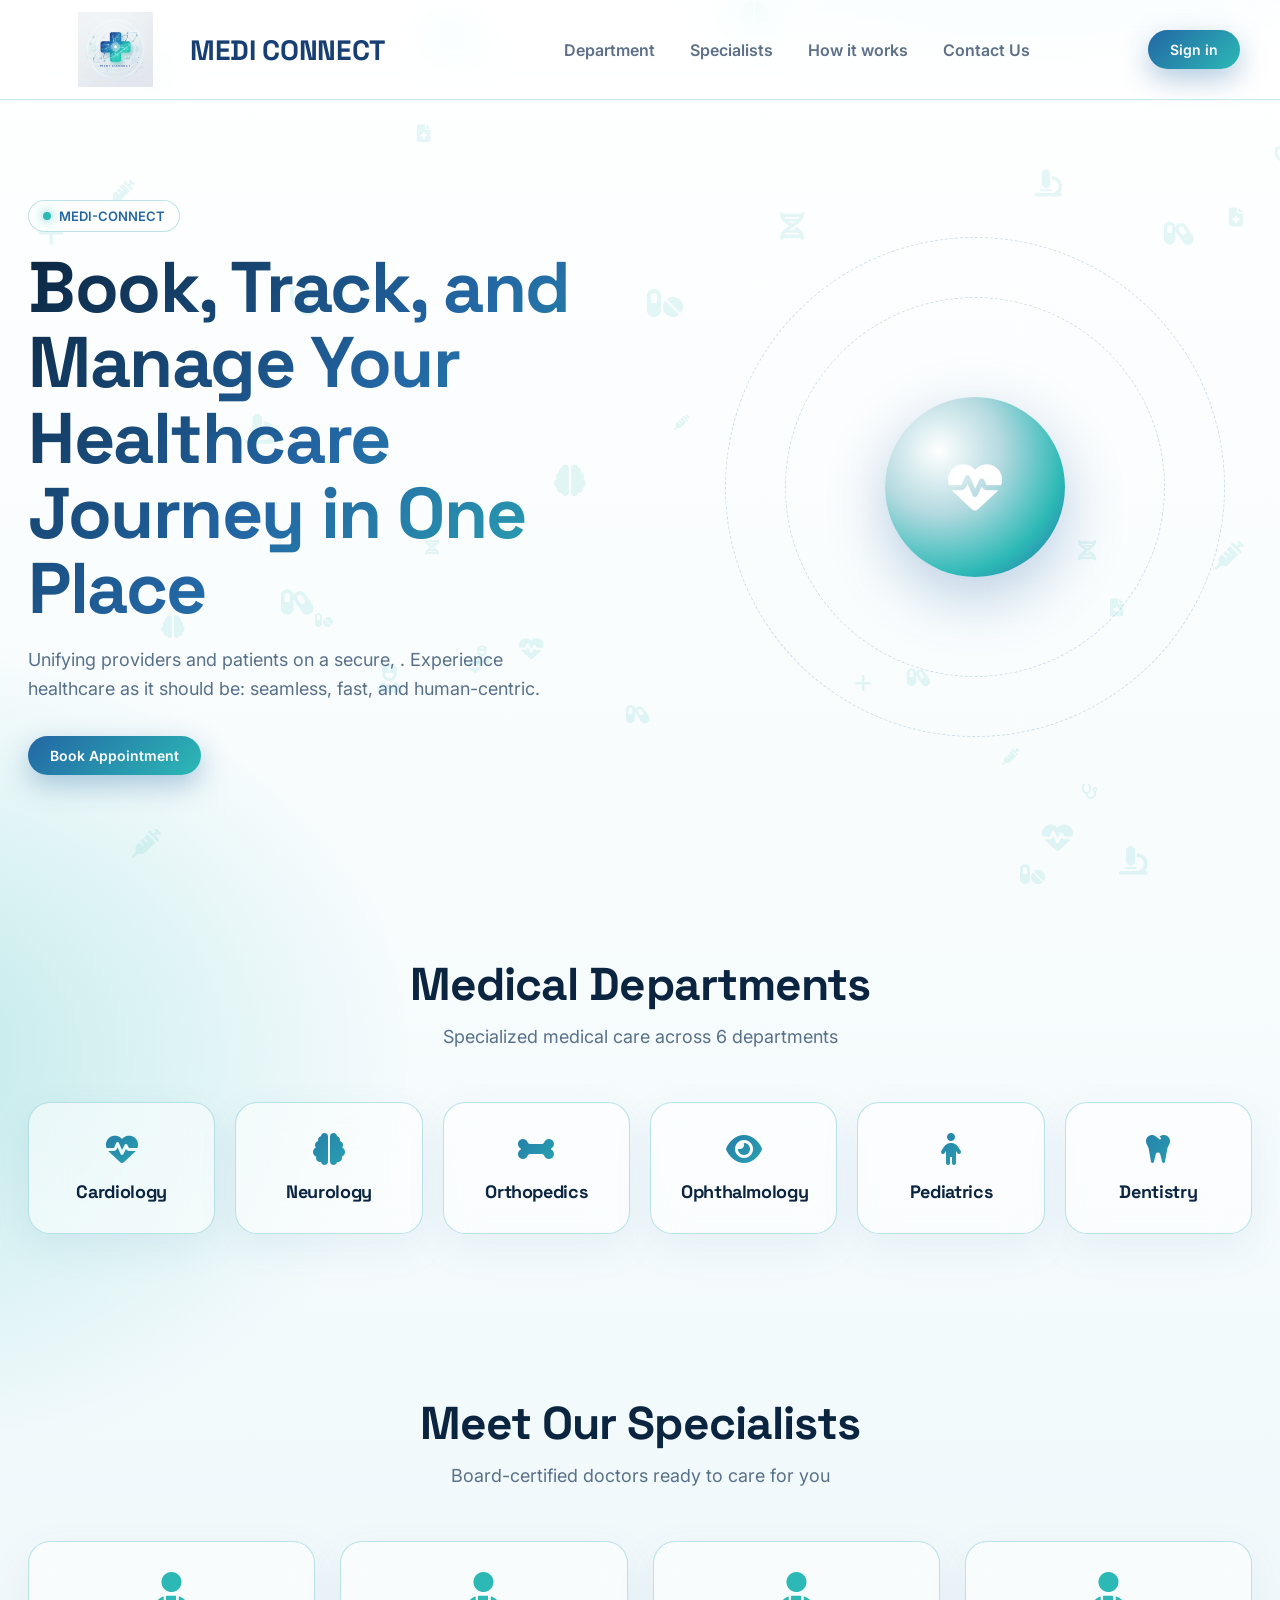
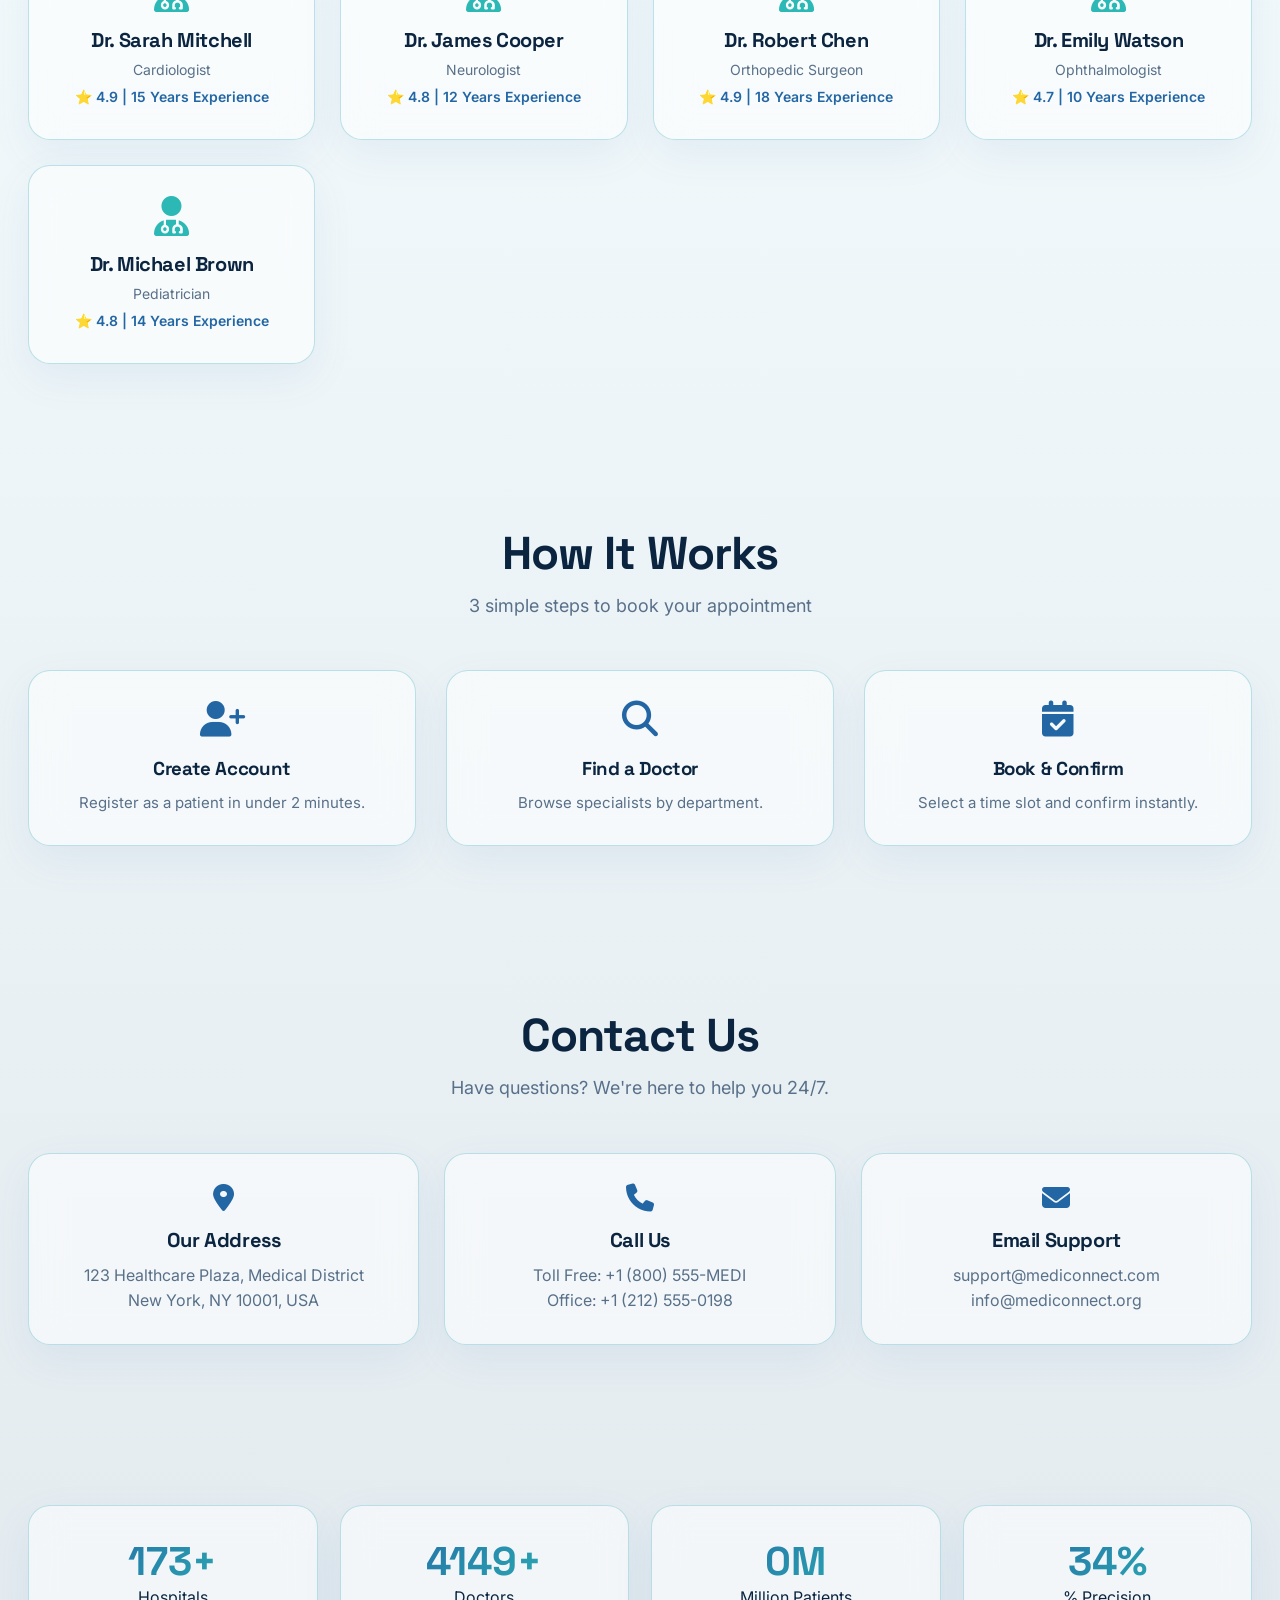
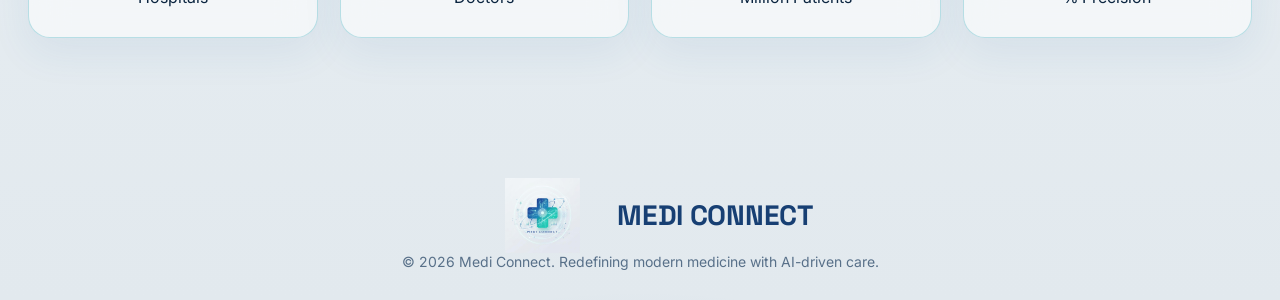
<file: landing-page.html>
<!DOCTYPE html>
<html lang="en">
<head>
<meta charset="UTF-8" />
<meta name="viewport" content="width=device-width, initial-scale=1.0" />
<title>MEDI CONNECT — Future of Healthcare</title>
<link rel="stylesheet" href="https://cdnjs.cloudflare.com/ajax/libs/font-awesome/6.5.1/css/all.min.css" />
<link rel="preconnect" href="https://fonts.googleapis.com" />
<link rel="preconnect" href="https://fonts.gstatic.com" crossorigin />
<link href="https://fonts.googleapis.com/css2?family=Inter:wght@300;400;500;600;700;800&family=Space+Grotesk:wght@500;600;700&display=swap" rel="stylesheet" />
<style>
  :root{
    --blue:#2366A4;
    --teal:#2CB9B6;
    --aqua:#6EC0CD;
    --cyan:#B4DAE0;
    --frost:#E2E9EE;
    --white:#FFFFFF;
    --ink:#0b2540;
    --muted:#587089;
    --glow: 0 0 40px rgba(44,185,182,.35), 0 0 80px rgba(35,102,164,.18);
    --glass-bg: rgba(255,255,255,.55);
    --glass-brd: rgba(110,192,205,.45);
  }
  *{margin:0;padding:0;box-sizing:border-box}
  html,body{overflow-x:hidden; scroll-behavior: smooth;}
  body{
    font-family:'Inter',sans-serif;
    color:var(--ink);
    background:
      radial-gradient(1200px 700px at 80% -10%, rgba(110,192,205,.45), transparent 60%),
      radial-gradient(900px 700px at -10% 30%, rgba(44,185,182,.28), transparent 60%),
      radial-gradient(900px 600px at 50% 110%, rgba(35,102,164,.20), transparent 60%),
      linear-gradient(180deg, #ffffff 0%, #f3fafc 40%, #e2e9ee 100%);
    min-height:100vh;
  }
  h1,h2,h3,.brand{font-family:'Space Grotesk',sans-serif;letter-spacing:-.02em}
  a{color:inherit;text-decoration:none}

  /* ===== Loader ===== */
  #loader{
    position:fixed;inset:0;z-index:9999;
    background:radial-gradient(circle at center,#ffffff 0%, #e2e9ee 100%);
    display:flex;align-items:center;justify-content:center;
    transition:opacity .8s ease, visibility .8s ease;
  }
  #loader.hide{opacity:0;visibility:hidden}
  .loader-logo{
    width:88px;height:88px;border-radius:24px;
    background:linear-gradient(135deg,var(--blue),var(--teal));
    display:flex;align-items:center;justify-content:center;color:#fff;font-size:36px;
    box-shadow:var(--glow);
    animation:beat 1.2s ease-in-out infinite;
  }
  @keyframes beat{0%,100%{transform:scale(1)}50%{transform:scale(1.08)}}

  /* ===== Background Particles ===== */
  .bg-fx{position:fixed;inset:0;pointer-events:none;z-index:0;overflow:hidden}
  .float-ic{
    position:absolute;font-size:24px;
    color:var(--teal);opacity:.12;
    animation:floatY 10s ease-in-out infinite;
  }
  @keyframes floatY{
    0%,100%{transform:translateY(0) rotate(0)}
    50%{transform:translateY(-60px) rotate(20deg)}
  }
  .molecule{
    position:absolute;width:4px;height:4px;border-radius:50%;
    background:var(--teal);box-shadow:0 0 10px var(--teal);opacity:.4;
    animation:floatY 12s ease-in-out infinite;
  }

  /* ===== Navigation ===== */
  nav{
    position:sticky;top:0;z-index:50;
    backdrop-filter:saturate(180%) blur(18px);
    background:rgba(255,255,255,.55);
    border-bottom:1px solid rgba(110,192,205,.35);
  }
  .nav-wrap{
    display: flex;
    align-items: center;
    justify-content: space-between;
    width: 100%;
    padding: 12px 40px;
}



.brand-name{
    font-size: 28px;
    font-weight: 800;
    color: #173f73;
    line-height: 1;
}

.nav-links{
    display: flex;
    gap: 35px;
    margin-left: 60px;
    flex: 1;
    justify-content: center;
}

.nav-links a{
    text-decoration: none;
    color: #5d7088;
    font-weight: 600;
}

.nav-cta{
    flex-shrink: 0;
}
  .btn{
    padding:11px 22px;border-radius:999px;border:none;cursor:pointer;
    font-weight:600;font-size:14px;transition:.35s ease;
    font-family:inherit;
  }


  .btn-primary{
    background:linear-gradient(135deg,var(--blue),var(--teal));
    color:#fff;box-shadow:0 10px 28px rgba(35,102,164,.35);
  }
  .btn-primary:hover{transform:translateY(-2px); box-shadow:0 15px 35px rgba(35,102,164,.45);}

  /* ===== Hero ===== */
  .hero{
    position:relative;z-index:2;
    max-width:1280px;margin:auto;padding:100px 28px;
    display:grid;grid-template-columns:1.1fr 1fr;gap:60px;align-items:center;
  }
  @media(max-width:980px){.hero{grid-template-columns:1fr;padding-top:60px}}
  .pill{
    display:inline-flex;gap:8px;align-items:center;
    padding:7px 14px;border-radius:999px;
    background:rgba(255,255,255,.7);backdrop-filter:blur(10px);
    border:1px solid var(--glass-brd);
    color:var(--blue);font-weight:600;font-size:13px;
  }
  .pill .dot{width:8px;height:8px;border-radius:50%;background:var(--teal);box-shadow:0 0 12px var(--teal);animation:beat 1.4s infinite}
  .hero h1{
    font-size:clamp(40px,5.6vw,72px);font-weight:700;line-height:1.05;margin:18px 0 20px;
    background:linear-gradient(135deg,#0b2540 0%, #2366A4 50%, #2CB9B6 100%);
    -webkit-background-clip:text;background-clip:text;color:transparent;
  }
  .hero p.lead{font-size:18px;line-height:1.6;color:var(--muted);max-width:560px;margin-bottom:32px}

  .hero-visual{position:relative;height:500px;display:flex;align-items:center;justify-content:center}
  .orbit{
    position:absolute;border:1px dashed rgba(35,102,164,.2);border-radius:50%;
    animation:spin 30s linear infinite;
  }
  .orbit.o1{width:500px;height:500px}
  .orbit.o2{width:380px;height:380px;animation-duration:22s;animation-direction:reverse}
  @keyframes spin{to{transform:rotate(360deg)}}
  .ai-orb{
    position:relative;width:180px;height:180px;border-radius:50%;
    background:radial-gradient(circle at 30% 30%, #ffffff, var(--cyan) 35%, var(--teal) 70%, var(--blue) 100%);
    box-shadow:0 20px 60px rgba(35,102,164,0.3);
    display:flex;align-items:center;justify-content:center;color:#fff;font-size:54px;
    animation:beat 2.4s ease-in-out infinite;
  }

  /* ===== Section Commons ===== */
  section.block{position:relative;z-index:2;max-width:1280px;margin:auto;padding:80px 28px}
  .sec-head{text-align:center;max-width:800px;margin:0 auto 50px}
  .section-title{font-size:clamp(30px,3.6vw,46px);font-weight:700;margin-bottom:10px; color: var(--ink)}
  .section-sub{color:var(--muted);font-size:18px;line-height:1.6}

  .glass{
    background:var(--glass-bg);backdrop-filter:blur(18px);
    border:1px solid var(--glass-brd);
    border-radius:22px;padding:30px;
    box-shadow:0 14px 40px rgba(35,102,164,.08);
    transition:.4s ease;
    text-align: center;
  }
  .glass:hover{transform:translateY(-8px); border-color:var(--teal); box-shadow: 0 20px 50px rgba(44,185,182,0.15);}

  /* ===== Departments Grid ===== */
  .department-grid{
    display: grid;
    grid-template-columns: repeat(auto-fit, minmax(180px, 1fr));
    gap: 20px;
  }
  .department-card i{
    font-size: 32px;
    background: linear-gradient(135deg, var(--blue), var(--teal));
    -webkit-background-clip: text;
    background-clip: text;
    color: transparent;
    margin-bottom: 15px;
    display: block;
  }
  .department-card h3{ font-size: 18px; color: var(--ink); }

  /* ===== Specialist Grid ===== */
  .specialist-grid{
    display: grid;
    grid-template-columns: repeat(auto-fit, minmax(230px, 1fr));
    gap: 25px;
    margin-top: 40px;
  }
  .specialist-card i{
    font-size: 40px;
    color: var(--teal);
    margin-bottom: 15px;
    display: block;
  }
  .specialist-card h3{ font-size: 20px; margin-bottom: 8px; }
  .specialist-card p{ font-size: 14px; color: var(--muted); margin: 4px 0; }
  .specialist-card p:last-child{ font-weight: 600; color: var(--blue); margin-top: 10px; }

  /* ===== How It Works Grid ===== */
  .how-grid{
    display: grid;
    grid-template-columns: repeat(auto-fit, minmax(280px, 1fr));
    gap: 30px;
    margin-top: 40px;
  }
  .how-card i{
    font-size: 36px;
    color: var(--blue);
    margin-bottom: 20px;
    display: block;
  }
  .how-card h3{ margin-bottom: 12px; color: var(--ink); }
  .how-card p{ color: var(--muted); font-size: 15px; line-height: 1.5; }

  /* ===== Contact Grid ===== */
  .contact-grid {
    display: grid;
    grid-template-columns: repeat(auto-fit, minmax(280px, 1fr));
    gap: 25px;
    margin-top: 40px;
  }
  .contact-card i {
    font-size: 28px;
    color: var(--blue);
    margin-bottom: 15px;
  }
  .contact-card h3 { margin-bottom: 10px; font-size: 20px; }
  .contact-card p { color: var(--muted); font-size: 16px; line-height: 1.6; }

  /* ===== Stats ===== */
  .stats{display:grid;grid-template-columns:repeat(4,1fr);gap:22px}
  @media(max-width:768px){.stats{grid-template-columns:repeat(2,1fr)}}
  .stat .num{
    font-family:'Space Grotesk';font-size:40px;font-weight:700;
    background:linear-gradient(135deg,var(--blue),var(--teal));
    -webkit-background-clip:text;background-clip:text;color:transparent;
  }

  /* Footer */
  footer{padding:60px 28px 30px;color:var(--muted);text-align:center;font-size:14px}
  .foot-links{display:flex;gap:24px;justify-content:center;margin:15px 0}

  .reveal{opacity:0;transform:translateY(30px);transition:0.8s ease-out}
  .reveal.in{opacity:1;transform:none}
  .brand{
    display: flex;
    align-items: center;
}

.logo{
    width: 150px;
    height: 75px;
    object-fit: contain;
}

.nav-wrap{
    display:flex;
    justify-content:space-between;
    align-items:center;
    padding:12px 40px;
}

.nav-links{
    display:flex;
    gap:35px;
}
</style>
</head>
<body>

<div id="loader">
  <div class="loader-logo"><i class="fas fa-heart-pulse"></i></div>
</div>

<div class="bg-fx" id="bgfx"></div>

  <nav>
    <div class="nav-wrap">

        <div class="brand">
          <img src="logo.jpeg" class="logo" alt="Logo">
            <span class="brand-name">MEDI CONNECT</span>
        </div>

        <div class="nav-links">
            <a href="#departments">Department</a>
            <a href="#doctors">Specialists</a>
            <a href="#how-it-works">How it works</a>
            <a href="#contact">Contact Us</a>
        </div>

        <div class="nav-cta">
            <button class="btn btn-primary" onclick="goToLogin()">
                Sign in
            </button>
        </div>

    </div>
</nav>

<!-- HERO -->
<section class="hero">
  <div>
    <span class="pill"><span class="dot"></span> MEDI-CONNECT</span>
    <h1>Book, Track, and Manage Your Healthcare Journey in One Place</h1>
    <p class="lead">Unifying providers and patients on a secure, . Experience healthcare as it should be: seamless, fast, and human-centric.</p>
    <button class="btn btn-primary" onclick="openPatientPortal()">
      Book Appointment
  </button>
  </div>
  <div class="hero-visual" id="heroVisual">
    <div class="orbit o1"></div>
    <div class="orbit o2"></div>
    <div class="ai-orb"><i class="fas fa-heart-pulse"></i></div>
  </div>
</section>

<!-- DEPARTMENTS -->
<section class="block reveal" id="departments">
  <div class="sec-head">
    <h2 class="section-title">Medical Departments</h2>
    <p class="section-sub">Specialized medical care across 6 departments</p>
  </div>
  <div class="department-grid">
    <div class="glass department-card"><i class="fas fa-heartbeat"></i><h3>Cardiology</h3></div>
    <div class="glass department-card"><i class="fas fa-brain"></i><h3>Neurology</h3></div>
    <div class="glass department-card"><i class="fas fa-bone"></i><h3>Orthopedics</h3></div>
    <div class="glass department-card"><i class="fas fa-eye"></i><h3>Ophthalmology</h3></div>
    <div class="glass department-card"><i class="fas fa-child"></i><h3>Pediatrics</h3></div>
    <div class="glass department-card"><i class="fas fa-tooth"></i><h3>Dentistry</h3></div>
  </div>
</section>

<!-- SPECIALISTS -->
<section class="block reveal" id="doctors">
  <div class="sec-head">
    <h2 class="section-title">Meet Our Specialists</h2>
    <p class="section-sub">Board-certified doctors ready to care for you</p>
  </div>
  <div class="specialist-grid">
    <div class="glass specialist-card">
        <i class="fas fa-user-doctor"></i>
        <h3>Dr. Sarah Mitchell</h3>
        <p>Cardiologist</p>
        <p>⭐ 4.9 | 15 Years Experience</p>
    </div>
    <div class="glass specialist-card">
        <i class="fas fa-user-doctor"></i>
        <h3>Dr. James Cooper</h3>
        <p>Neurologist</p>
        <p>⭐ 4.8 | 12 Years Experience</p>
    </div>
    <div class="glass specialist-card">
        <i class="fas fa-user-doctor"></i>
        <h3>Dr. Robert Chen</h3>
        <p>Orthopedic Surgeon</p>
        <p>⭐ 4.9 | 18 Years Experience</p>
    </div>
    <div class="glass specialist-card">
        <i class="fas fa-user-doctor"></i>
        <h3>Dr. Emily Watson</h3>
        <p>Ophthalmologist</p>
        <p>⭐ 4.7 | 10 Years Experience</p>
    </div>
    <div class="glass specialist-card">
        <i class="fas fa-user-doctor"></i>
        <h3>Dr. Michael Brown</h3>
        <p>Pediatrician</p>
        <p>⭐ 4.8 | 14 Years Experience</p>
    </div>
  </div>
</section>

<!-- HOW IT WORKS -->
<section class="block reveal" id="how-it-works">
  <div class="sec-head">
    <h2 class="section-title">How It Works</h2>
    <p class="section-sub">3 simple steps to book your appointment</p>
  </div>
  <div class="how-grid">
    <div class="glass how-card">
        <i class="fas fa-user-plus"></i>
        <h3>Create Account</h3>
        <p>Register as a patient in under 2 minutes.</p>
    </div>
    <div class="glass how-card">
        <i class="fas fa-search"></i>
        <h3>Find a Doctor</h3>
        <p>Browse specialists by department.</p>
    </div>
    <div class="glass how-card">
        <i class="fas fa-calendar-check"></i>
        <h3>Book & Confirm</h3>
        <p>Select a time slot and confirm instantly.</p>
    </div>
  </div>
</section>

<!-- CONTACT US SECTION -->
<section class="block reveal" id="contact">
  <div class="sec-head">
    <h2 class="section-title">Contact Us</h2>
    <p class="section-sub">Have questions? We're here to help you 24/7.</p>
  </div>
  <div class="contact-grid">
    <div class="glass contact-card">
        <i class="fas fa-location-dot"></i>
        <h3>Our Address</h3>
        <p>123 Healthcare Plaza, Medical District<br>New York, NY 10001, USA</p>
    </div>
    <div class="glass contact-card">
        <i class="fas fa-phone"></i>
        <h3>Call Us</h3>
        <p>Toll Free: +1 (800) 555-MEDI<br>Office: +1 (212) 555-0198</p>
    </div>
    <div class="glass contact-card">
        <i class="fas fa-envelope"></i>
        <h3>Email Support</h3>
        <p>support@mediconnect.com<br>info@mediconnect.org</p>
    </div>
  </div>
</section>

<!-- STATS -->
<section class="block reveal">
  <div class="stats">
    <div class="glass stat"><div class="num" data-target="500">0</div><div class="lbl">Hospitals</div></div>
    <div class="glass stat"><div class="num" data-target="12000">0</div><div class="lbl">Doctors</div></div>
    <div class="glass stat"><div class="num" data-target="2">0</div><div class="lbl">Million Patients</div></div>
    <div class="glass stat"><div class="num" data-target="99">0</div><div class="lbl">% Precision</div></div>
  </div>
</section>

<footer>
  <div class="brand" style="justify-content:center;">
    <img src="logo.jpeg" class="logo" alt="Logo">
    <span class="brand-name">MEDI CONNECT</span>
</div>
  <div>© 2026 Medi Connect. Redefining modern medicine with AI-driven care.</div>
</footer>

<script>
  window.addEventListener('load', () => {
    setTimeout(()=>document.getElementById('loader').classList.add('hide'), 800);
  });

  const bgfx = document.getElementById('bgfx');
  const iconList = ['fa-dna', 'fa-brain', 'fa-heart-pulse', 'fa-stethoscope', 'fa-plus', 'fa-hospital', 'fa-pills', 'fa-microscope', 'fa-syringe', 'fa-user-nurse', 'fa-file-medical', 'fa-capsules'];

  for(let i=0; i<40; i++) {
    const icon = document.createElement('i');
    const randomIcon = iconList[Math.floor(Math.random() * iconList.length)];
    icon.className = `float-ic fas ${randomIcon}`;
    icon.style.left = Math.random() * 100 + '%';
    icon.style.top = Math.random() * 100 + '%';
    icon.style.animationDelay = (Math.random() * 8) + 's';
    icon.style.animationDuration = (8 + Math.random() * 10) + 's';
    icon.style.fontSize = (14 + Math.random() * 20) + 'px';
    bgfx.appendChild(icon);
  }

  const io = new IntersectionObserver(entries => {
    entries.forEach(e => { if(e.isIntersecting) { e.target.classList.add('in'); io.unobserve(e.target); }});
  }, {threshold: 0.1});
  document.querySelectorAll('.reveal').forEach(el => io.observe(el));

  const animateNum = (el) => {
    const target = +el.dataset.target;
    const dur = 2000;
    const start = performance.now();
    const step = t => {
      const p = Math.min((t - start) / dur, 1);
      const v = Math.floor(target * p);
      el.textContent = v + (target === 99 ? '%' : target === 2 ? 'M' : '+');
      if (p < 1) requestAnimationFrame(step);
    };
    requestAnimationFrame(step);
  };

  const sIo = new IntersectionObserver(entries => {
    entries.forEach(e => { if(e.isIntersecting) { animateNum(e.target); sIo.unobserve(e.target); }});
  }, {threshold: 0.5});
  document.querySelectorAll('.num').forEach(el => sIo.observe(el));

  document.addEventListener('mousemove', e => {
    const x = (e.clientX / window.innerWidth - 0.5) * 20;
    const y = (e.clientY / window.innerHeight - 0.5) * 20;
    const hv = document.getElementById('heroVisual');
    if(hv) hv.style.transform = `translate(${x}px, ${y}px)`;
  });
  function goToLogin() {
    window.location.href = "login.html";
}
</script>
<script>
  function openPatientPortal() {
      window.location.href = "patient.html";
  }
  </script>
  <script>
    function goToLogin() {
        window.location.href = "index.html";
    }
    
    </script>
</body>
</html>
</file>
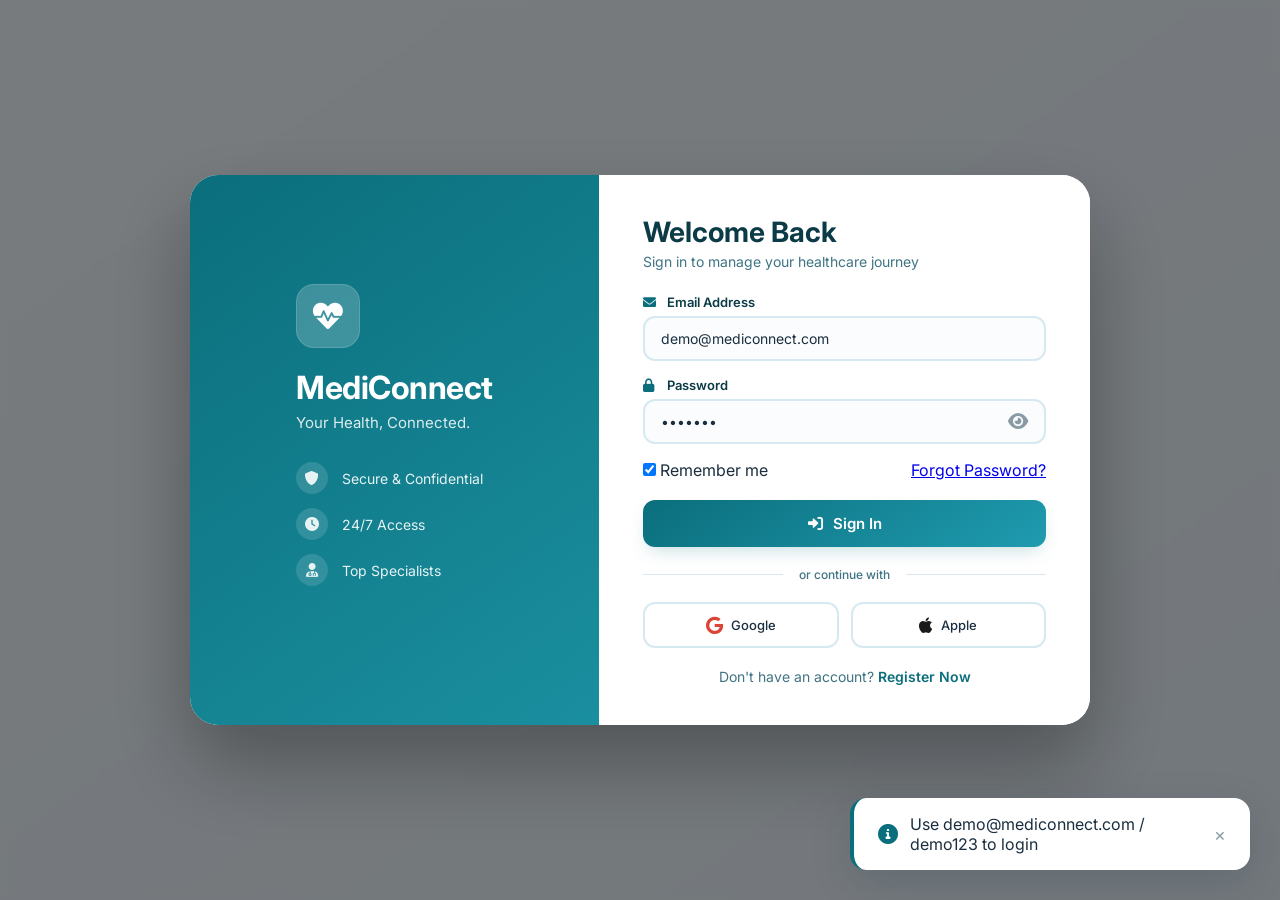
<file: patient.html>
<!DOCTYPE html>
<html lang="en">
<head>
    <meta charset="UTF-8" />
    <meta name="viewport" content="width=device-width, initial-scale=1.0, maximum-scale=1.5" />
    <title>MediConnect · Patient Dashboard</title>
    
    <!-- Font & Icons -->
    <link rel="stylesheet" href="https://cdnjs.cloudflare.com/ajax/libs/font-awesome/6.0.0-beta3/css/all.min.css" />
    <link href="https://fonts.googleapis.com/css2?family=Inter:opsz,wght@14..32,400;14..32,500;14..32,600;14..32,700&display=swap" rel="stylesheet" />
    <link rel="stylesheet" href="style-patient.css" />
</head>
<body>

<!-- ============================================
     PROFESSIONAL LOGIN MODAL
     ============================================ -->
<div id="loginModal" class="modal-overlay login-overlay active">
    <div class="login-container">
        <div class="login-box">
            <div class="login-brand">
                <div class="login-brand-content">
                    <div class="login-logo">
                        <i class="fas fa-heart-pulse"></i>
                    </div>
                    <h1>MediConnect</h1>
                    <p class="login-tagline">Your Health, Connected.</p>
                    <div class="login-features">
                        <div class="login-feature">
                            <i class="fas fa-shield-alt"></i>
                            <span>Secure &amp; Confidential</span>
                        </div>
                        <div class="login-feature">
                            <i class="fas fa-clock"></i>
                            <span>24/7 Access</span>
                        </div>
                        <div class="login-feature">
                            <i class="fas fa-user-md"></i>
                            <span>Top Specialists</span>
                        </div>
                    </div>
                </div>
            </div>
            
            <div class="login-form">
                <div class="login-form-header">
                    <h2>Welcome Back</h2>
                    <p>Sign in to manage your healthcare journey</p>
                </div>

                <form id="loginForm" onsubmit="handleLogin(event)">
                    <div class="form-group">
                        <label for="loginEmail"><i class="fas fa-envelope"></i> Email Address</label>
                        <input type="email" id="loginEmail" placeholder="demo@mediconnect.com" value="demo@mediconnect.com" />
                        <span class="error-text" id="loginEmailError">Please enter a valid email</span>
                    </div>

                    <div class="form-group">
                        <label for="loginPassword"><i class="fas fa-lock"></i> Password</label>
                        <div class="password-wrapper">
                            <input type="password" id="loginPassword" placeholder="Enter your password" value="demo123" />
                            <button type="button" class="toggle-password" onclick="togglePasswordVisibility('loginPassword')">
                                <i class="fas fa-eye" id="loginPasswordIcon"></i>
                            </button>
                        </div>
                        <span class="error-text" id="loginPasswordError">Please enter your password</span>
                    </div>

                    <div class="login-options">
                        <label class="remember-me">
                            <input type="checkbox" id="rememberMe" checked />
                            <span>Remember me</span>
                        </label>
                        <a href="#" class="forgot-link" onclick="openForgotModal(); return false;">Forgot Password?</a>
                    </div>

                    <button type="submit" class="btn-primary login-btn">
                        <i class="fas fa-sign-in-alt"></i> Sign In
                    </button>

                    <div class="login-divider">
                        <span>or continue with</span>
                    </div>

                    <div class="login-social">
                        <button type="button" class="social-btn google" onclick="showToast('Google login coming soon!', 'info')">
                            <i class="fab fa-google"></i> Google
                        </button>
                        <button type="button" class="social-btn apple" onclick="showToast('Apple login coming soon!', 'info')">
                            <i class="fab fa-apple"></i> Apple
                        </button>
                    </div>

                    <div class="login-footer">
                        <p>Don't have an account? <a href="#" onclick="openRegisterModal(); return false;">Register Now</a></p>
                    </div>
                </form>
            </div>
        </div>
    </div>
</div>

<!-- ============================================
     REGISTER MODAL
     ============================================ -->
<div id="registerModal" class="modal-overlay register-overlay">
    <div class="register-container">
        <div class="register-box">
            <div class="register-form">
                <div class="register-form-header">
                    <div class="register-logo">
                        <i class="fas fa-heart-pulse"></i>
                    </div>
                    <h2>Create Account</h2>
                    <p>Start your healthcare journey with us</p>
                    <button class="register-close" onclick="closeRegisterModal()">&times;</button>
                </div>

                <form id="registerForm" onsubmit="handleRegister(event)">
                    <div class="form-row">
                        <div class="form-group">
                            <label for="regFullName"><i class="fas fa-user"></i> Full Name</label>
                            <input type="text" id="regFullName" placeholder="John Doe" required />
                            <span class="error-text" id="regNameError">Please enter your full name (min 2 characters)</span>
                        </div>
                       
                    </div>

                    <div class="form-row">
                        <div class="form-group">
                            <label for="regDob"><i class="fas fa-calendar-day"></i> Date of Birth</label>
                            <input type="date" id="regDob" required />
                            <span class="error-text" id="regDobError">Date of birth cannot be in the future</span>
                        </div>
                        <div class="form-group">
                            <label for="regGender"><i class="fas fa-venus-mars"></i> Gender</label>
                            <select id="regGender" required>
                                <option value="">Select Gender</option>
                                <option value="Male">Male</option>
                                <option value="Female">Female</option>
                                <option value="Other">Other</option>
                            </select>
                            <span class="error-text" id="regGenderError">Please select your gender</span>
                        </div>
                    </div>

                    <div class="form-group">
                        <label for="regEmail"><i class="fas fa-envelope"></i> Email Address</label>
                        <input type="email" id="regEmail" placeholder="john.doe@gmail.com" required />
                        <span class="error-text" id="regEmailError">Please enter a valid email address</span>
                    </div>

                    <div class="form-group">
                        <label for="regPhone">
                        <i class="fas fa-phone"></i> Phone Number
                        </label>

                            <input
                        type="text"
                        id="regPhone"
                        placeholder="9876543210"
                        required
                        />
                    </div>

                    <div class="form-group">
                        <label for="regAddress">
                            <i class="fas fa-location-dot"></i> Address
                        </label>

                        <textarea
                            id="regAddress"
                            rows="3"
                            placeholder="Enter your address"
                            required
                        ></textarea>
                    </div>

                    <div class="form-group">

                        <label for="regBloodGroup">
                            Blood Group
                        </label>

                        <select id="regBloodGroup">

                        <option value="">Select Blood Group</option>

                        <option>A+</option>

                        <option>A-</option>

                        <option>B+</option>

                        <option>B-</option>

                        <option>O+</option>

                        <option>O-</option>

                        <option>AB+</option>

                        <option>AB-</option>

                        </select>

                    </div>

                    <div class="form-row">
                        <div class="form-group">
                            <label for="regPassword"><i class="fas fa-lock"></i> Password</label>
                            <div class="password-wrapper">
                                <input type="password" id="regPassword" placeholder="Min 6 characters" required />
                                <button type="button" class="toggle-password" onclick="togglePasswordVisibility('regPassword')">
                                    <i class="fas fa-eye" id="regPasswordIcon"></i>
                                </button>
                            </div>
                            <span class="error-text" id="regPasswordError">Password must be at least 6 characters</span>
                        </div>
                        <div class="form-group">
                            <label for="regConfirmPassword"><i class="fas fa-check-circle"></i> Confirm Password</label>
                            <div class="password-wrapper">
                                <input type="password" id="regConfirmPassword" placeholder="Re-enter password" required />
                                <button type="button" class="toggle-password" onclick="togglePasswordVisibility('regConfirmPassword')">
                                    <i class="fas fa-eye" id="regConfirmPasswordIcon"></i>
                                </button>
                            </div>
                            <span class="error-text" id="regConfirmError">Passwords do not match</span>
                        </div>
                    </div>

                    <div class="form-group terms-group">
                        <label class="terms-checkbox">
                            <input type="checkbox" id="regTermsCheck" required />
                            <span>
                                I agree to the <a href="#" onclick="showToast('Terms & Conditions displayed', 'info'); return false;">Terms &amp; Conditions</a> 
                                and <a href="#" onclick="showToast('Privacy Policy displayed', 'info'); return false;">Privacy Policy</a>
                            </span>
                        </label>
                        <span class="error-text" id="regTermsError">You must agree to the terms</span>
                    </div>

                    <button type="submit" class="btn-primary register-btn">
                        <i class="fas fa-user-plus"></i> Create Account
                    </button>

                    <div class="register-footer">
                        <p>Already have an account? <a href="#" onclick="openLoginModal(); return false;">Sign In</a></p>
                    </div>
                </form>
            </div>
        </div>
    </div>
</div>

<!-- ============================================
     FORGOT PASSWORD MODAL
     ============================================ -->
<div id="forgotModal" class="modal-overlay forgot-overlay">
    <div class="forgot-container">
        <div class="forgot-box">
            <div class="forgot-form">
                <div class="forgot-form-header">
                    <div class="forgot-logo">
                        <i class="fas fa-key"></i>
                    </div>
                    <h2>Reset Password</h2>
                    <p>We'll send you an OTP to verify your identity</p>
                    <button class="forgot-close" onclick="closeForgotModal()">&times;</button>
                </div>

                <div id="forgotStepEmail" class="step active">
                    <form id="forgotEmailForm" onsubmit="sendOTP(event)">
                        <div class="form-group">
                            <label for="forgotEmail"><i class="fas fa-envelope"></i> Email Address</label>
                            <input type="email" id="forgotEmail" placeholder="demo@mediconnect.com" required />
                            <span class="error-text" id="forgotEmailError">Please enter a valid email</span>
                        </div>
                        <button type="submit" class="btn-primary btn-send-otp">
                            <i class="fas fa-paper-plane"></i> Send OTP
                        </button>
                        <div style="text-align:center; margin-top:12px;">
                            <a href="#" onclick="openLoginModal(); return false;" class="back-link"><i class="fas fa-arrow-left"></i> Back to Sign In</a>
                        </div>
                    </form>
                </div>

                <div id="forgotStepOTP" class="step">
                    <form id="forgotOtpForm" onsubmit="verifyOTP(event)">
                        <div style="text-align:center; margin-bottom:20px;">
                            <div style="font-size:48px; color:#0b6e7c; margin-bottom:8px;">
                                <i class="fas fa-key"></i>
                            </div>
                            <p style="color:#3f7484; font-size:14px;">
                                Enter the 6-digit OTP sent to <strong id="otpEmailDisplay">your email</strong>
                            </p>
                            <p style="color:#8a9ba5; font-size:12px; margin-top:4px;">
                                <i class="fas fa-info-circle"></i> Check your email for the OTP
                            </p>
                        </div>
                        <div class="form-group">
                            <label for="otpCode"><i class="fas fa-shield-alt"></i> OTP Code</label>
                            <input type="text" id="otpCode" placeholder="Enter 6-digit OTP" maxlength="6" required />
                            <span class="error-text" id="otpError">Invalid OTP. Please try again.</span>
                        </div>
                        <div style="display:flex; gap:12px;">
                            <button type="button" class="btn-secondary" onclick="resendOTP()" style="flex:1;">
                                <i class="fas fa-redo"></i> Resend OTP
                            </button>
                            <button type="submit" class="btn-primary" style="flex:1;">
                                <i class="fas fa-check"></i> Verify OTP
                            </button>
                        </div>
                        <div style="text-align:center; margin-top:12px;">
                            <a href="#" onclick="openLoginModal(); return false;" class="back-link"><i class="fas fa-arrow-left"></i> Back to Sign In</a>
                        </div>
                    </form>
                </div>

                <div id="forgotStepPassword" class="step">
                    <form id="forgotResetForm" onsubmit="resetPassword(event)">
                        <div style="text-align:center; margin-bottom:20px;">
                            <div style="font-size:48px; color:#28a745; margin-bottom:8px;">
                                <i class="fas fa-check-circle"></i>
                            </div>
                            <p style="color:#28a745; font-size:14px; font-weight:600;">
                                Verified! Set your new password
                            </p>
                        </div>
                        <div class="form-group">
                            <label for="newPassword"><i class="fas fa-lock"></i> New Password</label>
                            <div class="password-wrapper">
                                <input type="password" id="newPassword" placeholder="Min 6 characters" required />
                                <button type="button" class="toggle-password" onclick="togglePasswordVisibility('newPassword')">
                                    <i class="fas fa-eye" id="newPasswordIcon"></i>
                                </button>
                            </div>
                            <span class="error-text" id="newPasswordError">Password must be at least 6 characters</span>
                        </div>
                        <div class="form-group">
                            <label for="confirmNewPassword"><i class="fas fa-check-circle"></i> Confirm New Password</label>
                            <div class="password-wrapper">
                                <input type="password" id="confirmNewPassword" placeholder="Re-enter new password" required />
                                <button type="button" class="toggle-password" onclick="togglePasswordVisibility('confirmNewPassword')">
                                    <i class="fas fa-eye" id="confirmNewPasswordIcon"></i>
                                </button>
                            </div>
                            <span class="error-text" id="confirmNewError">Passwords do not match</span>
                        </div>
                        <button type="submit" class="btn-primary btn-reset">
                            <i class="fas fa-save"></i> Reset Password
                        </button>
                        <div style="text-align:center; margin-top:12px;">
                            <a href="#" onclick="openLoginModal(); return false;" class="back-link"><i class="fas fa-arrow-left"></i> Back to Sign In</a>
                        </div>
                    </form>
                </div>
            </div>
        </div>
    </div>
</div>

<!-- ============================================
     TOAST NOTIFICATION
     ============================================ -->
<div id="toast" class="toast">
    <i class="fas fa-check-circle"></i>
    <span id="toastMessage">Success!</span>
    <span class="toast-close" onclick="hideToast()">&times;</span>
</div>

<!-- ============================================
     PAYMENT MODAL
     ============================================ -->
<div id="paymentModal" class="modal-overlay">
    <div class="modal-content">
        <h2><i class="fas fa-credit-card text-teal"></i> Secure Payment</h2>
        <p class="subtitle">Complete your payment via Razorpay</p>
        
        <div id="paymentDoctorInfo" style="background:#f8fcfd; padding:12px 16px; border-radius:12px; margin-bottom:16px;">
            <div><strong>Doctor:</strong> <span id="modalDoctorName">Dr. Priya Sharma</span></div>
            <div><strong>Patient:</strong> <span id="modalPatientName">Demo Patient</span></div>
            <div><strong>Date:</strong> <span id="modalAppointmentDate">25 June 2026</span></div>
            <div><strong>Time:</strong> <span id="modalAppointmentTime">10:00 AM</span></div>
            <div><strong>Fee:</strong> ₹<span id="modalAppointmentFee">800</span></div>
        </div>

        <div style="margin-bottom:16px;">
            <div class="payment-option selected" onclick="selectPayment(this, 'card')">
                <i class="fas fa-credit-card"></i>
                <div class="details">
                    <div class="name">Credit / Debit Card</div>
                    <div class="desc">Pay securely with card</div>
                </div>
                <i class="fas fa-check-circle" style="color:#0b6e7c;"></i>
            </div>

            <div class="payment-option" onclick="selectPayment(this, 'upi')">
                <i class="fas fa-mobile-alt"></i>
                <div class="details">
                    <div class="name">UPI / GPay / PhonePe</div>
                    <div class="desc">Scan QR code or enter UPI ID</div>
                </div>
                <i class="fas fa-check-circle" style="color:#0b6e7c; display:none;"></i>
            </div>

            <div class="payment-option" onclick="selectPayment(this, 'netbanking')">
                <i class="fas fa-university"></i>
                <div class="details">
                    <div class="name">Net Banking</div>
                    <div class="desc">All major banks supported</div>
                </div>
                <i class="fas fa-check-circle" style="color:#0b6e7c; display:none;"></i>
            </div>
        </div>

        <div id="upiQRContainer" style="display:none; text-align:center; padding:16px; background:#f8fcfd; border-radius:16px; margin-bottom:16px;">
            <div style="background:white; padding:20px; border-radius:12px; display:inline-block;">
                <div style="width:180px; height:180px; background:linear-gradient(135deg, #0b6e7c, #1f9bb0); border-radius:12px; display:flex; align-items:center; justify-content:center; margin:0 auto; position:relative;">
                    <i class="fas fa-qrcode" style="font-size:80px; color:white;"></i>
                    <div style="position:absolute; top:50%; left:50%; transform:translate(-50%, -50%); background:white; width:40px; height:40px; border-radius:8px; display:flex; align-items:center; justify-content:center;">
                        <i class="fas fa-rupee-sign" style="color:#0b6e7c;"></i>
                    </div>
                </div>
                <p style="margin-top:12px; font-size:14px; color:#0b3b47;">
                    <i class="fas fa-phone-alt"></i> UPI ID: <strong>mediconnect@razorpay</strong>
                </p>
                <p style="font-size:12px; color:#3f7484;">Scan with any UPI app to pay</p>
            </div>
        </div>

        <div class="total-amount">
            <span>Total Amount</span>
            <span>₹<span id="modalTotalAmount">800</span></span>
        </div>

        <div class="modal-actions">
            <button class="btn-cancel" onclick="closePaymentModal()">Cancel</button>
            <button class="btn-primary razorpay-btn" id="razorpayPayBtn" onclick="processPayment()">
                <i class="fas fa-lock"></i> Pay ₹<span id="modalPayButtonAmount">800</span>
            </button>
        </div>
        
        <div style="margin-top:12px; text-align:center; font-size:11px; color:#8a9ba5;">
            <i class="fas fa-shield-alt"></i> Secured by Razorpay | 256-bit encryption
        </div>
    </div>
</div>

<!-- ============================================
     RATING MODAL (Only accessible from Reviews section)
     ============================================ -->
<div id="ratingModal" class="modal-overlay">
    <div class="modal-content">
        <h2><i class="fas fa-star text-teal" style="color:#f5b342;"></i> Rate Your Experience</h2>
        <p class="subtitle">Share your feedback about the doctor</p>
        
        <div style="text-align:center; margin-bottom:20px;">
            <div style="font-size:14px; color:#3f7484; margin-bottom:12px;">
                <strong id="ratingDoctorName">Dr. Priya Sharma</strong>
                <span style="display:block; font-size:12px; color:#8a9ba5;" id="ratingDoctorSpecialization">Cardiologist</span>
            </div>
            <div style="display:flex; gap:12px; justify-content:center; font-size:40px; margin:16px 0;" id="starContainer">
                <i class="fas fa-star" data-star="1" onclick="setRating(1)" style="color:#d1d5db; cursor:pointer; transition:all 0.2s ease;"></i>
                <i class="fas fa-star" data-star="2" onclick="setRating(2)" style="color:#d1d5db; cursor:pointer; transition:all 0.2s ease;"></i>
                <i class="fas fa-star" data-star="3" onclick="setRating(3)" style="color:#d1d5db; cursor:pointer; transition:all 0.2s ease;"></i>
                <i class="fas fa-star" data-star="4" onclick="setRating(4)" style="color:#d1d5db; cursor:pointer; transition:all 0.2s ease;"></i>
                <i class="fas fa-star" data-star="5" onclick="setRating(5)" style="color:#d1d5db; cursor:pointer; transition:all 0.2s ease;"></i>
            </div>
            <div style="font-size:14px; color:#3f7484;">
                <span id="ratingText">Select a rating</span>
            </div>
        </div>

        <div class="form-group">
            <label>Review / Feedback <span style="color:#e74c3c;">*</span></label>
            <textarea id="ratingReview" rows="4" placeholder="Please write a detailed review (min 10 characters)..."></textarea>
            <span class="error-text" id="reviewError" style="display:none; color:#e74c3c; font-size:12px; margin-top:4px;">Please write at least 10 characters</span>
        </div>

        <div class="modal-actions">
            <button class="btn-cancel" onclick="closeRatingModal(true)">Skip</button>
            <button class="btn-primary" onclick="submitRating()">
                <i class="fas fa-paper-plane"></i> Submit Review
            </button>
        </div>
    </div>
</div>

<!-- ============================================
     DOWNLOAD APPOINTMENT MODAL
     ============================================ -->
<div id="downloadModal" class="modal-overlay">
    <div class="modal-content download-modal">
        <h2><i class="fas fa-file-pdf text-teal" style="color:#e74c3c;"></i> Appointment Confirmation</h2>
        <p class="subtitle">Your appointment has been successfully booked!</p>
        
        <div class="download-card">
            <div class="download-header">
                <div class="download-logo">
                    <i class="fas fa-heart-pulse"></i>
                </div>
                <div class="download-title">
                    <h3>MediConnect</h3>
                    <p>Appointment Confirmation</p>
                </div>
            </div>
            <div class="download-details">
                <div class="download-row">
                    <span class="download-label">Appointment ID:</span>
                    <span class="download-value" id="downloadAppId">#APP-2026-001</span>
                </div>
                <div class="download-row">
                    <span class="download-label">Patient:</span>
                    <span class="download-value" id="downloadPatientName">Demo Patient</span>
                </div>
                <div class="download-row">
                    <span class="download-label">Doctor:</span>
                    <span class="download-value" id="downloadDoctorName">Dr. Priya Sharma</span>
                </div>
                <div class="download-row">
                    <span class="download-label">Specialization:</span>
                    <span class="download-value" id="downloadSpecialization">Cardiologist</span>
                </div>
                <div class="download-row">
                    <span class="download-label">Date:</span>
                    <span class="download-value" id="downloadDate">25 June 2026</span>
                </div>
                <div class="download-row">
                    <span class="download-label">Time:</span>
                    <span class="download-value" id="downloadTime">10:30 AM</span>
                </div>
                <div class="download-row">
                    <span class="download-label">Fee Paid:</span>
                    <span class="download-value" id="downloadFee">₹800</span>
                </div>
                <div class="download-row">
                    <span class="download-label">Status:</span>
                    <span class="download-value" style="color:#28a745; font-weight:600;">Confirmed ✓</span>
                </div>
            </div>
            <div class="download-footer">
                <p>Thank you for choosing MediConnect. Please arrive 15 minutes before the appointment time.</p>
                <div class="download-qr">
                    <i class="fas fa-qrcode"></i>
                    <span>Scan to verify appointment</span>
                </div>
            </div>
        </div>

        <div class="modal-actions">
            <button class="btn-secondary" onclick="closeDownloadModal()">
                <i class="fas fa-times"></i> Close
            </button>
            <button class="btn-primary" onclick="downloadAppointmentPDF()">
                <i class="fas fa-download"></i> Download PDF
            </button>
        </div>
    </div>
</div>

<!-- ============================================
     CHANGE PASSWORD MODAL
     ============================================ -->
<div id="passwordModal" class="modal-overlay">
    <div class="modal-content">
        <h2><i class="fas fa-key text-teal"></i> Change Password</h2>
        <p class="subtitle">Enter your current and new password</p>
        
        <div style="display:flex; flex-direction:column; gap:16px;">
            <div class="form-group">
                <label>Current Password</label>
                <input type="password" id="currentPassword" placeholder="Enter current password" />
            </div>
            <div class="form-group">
                <label>New Password</label>
                <input type="password" id="newPasswordChange" placeholder="Enter new password" />
            </div>
            <div class="form-group">
                <label>Confirm New Password</label>
                <input type="password" id="confirmPasswordChange" placeholder="Confirm new password" />
            </div>
        </div>

        <div class="modal-actions">
            <button class="btn-cancel" onclick="closePasswordModal()">Cancel</button>
            <button class="btn-primary" onclick="changePassword()">
                <i class="fas fa-save"></i> Update Password
            </button>
        </div>
    </div>
</div>

<!-- ============================================
     SUPPORT MODAL
     ============================================ -->
<div id="supportModal" class="modal-overlay">
    <div class="modal-content">
        <h2><i class="fas fa-headset text-teal"></i> Contact Support</h2>
        <p class="subtitle">Choose how you'd like to reach us</p>
        
        <div class="support-option" onclick="selectSupport(this, 'Email')">
            <i class="fas fa-envelope"></i>
            <div class="info">
                <div class="name">Email Support</div>
                <div class="desc">Get response within 24 hours</div>
            </div>
            <i class="fas fa-chevron-right" style="color:#0b6e7c;"></i>
        </div>

        <div class="support-option" onclick="selectSupport(this, 'Phone')">
            <i class="fas fa-phone"></i>
            <div class="info">
                <div class="name">Phone Support</div>
                <div class="desc">Available 9AM - 9PM IST</div>
            </div>
            <i class="fas fa-chevron-right" style="color:#0b6e7c;"></i>
        </div>

        <div class="support-option" onclick="selectSupport(this, 'Live Chat')">
            <i class="fas fa-comment-dots"></i>
            <div class="info">
                <div class="name">Live Chat</div>
                <div class="desc">Instant support from our team</div>
            </div>
            <i class="fas fa-chevron-right" style="color:#0b6e7c;"></i>
        </div>

        <div class="support-option" onclick="selectSupport(this, 'Ticket')">
            <i class="fas fa-ticket-alt"></i>
            <div class="info">
                <div class="name">Support Ticket</div>
                <div class="desc">Track your request easily</div>
            </div>
            <i class="fas fa-chevron-right" style="color:#0b6e7c;"></i>
        </div>

        <div class="modal-actions">
            <button class="btn-cancel" onclick="closeSupportModal()">Close</button>
        </div>
    </div>
</div>

<!-- ============================================
     FAQ MODAL
     ============================================ -->
<div id="faqModal" class="modal-overlay">
    <div class="modal-content">
        <h2><i class="fas fa-question-circle text-teal"></i> Frequently Asked Questions</h2>
        <p class="subtitle">Find answers to common questions</p>
        
        <div class="faq-item" onclick="toggleFaq(this)">
            <div class="question">
                <span>How do I book an appointment?</span>
                <i class="fas fa-chevron-down toggle-icon"></i>
            </div>
            <div class="answer">Go to the "Book" tab, select your preferred doctor, choose date and time, describe your symptoms, and complete the payment to confirm your appointment.</div>
        </div>

        <div class="faq-item" onclick="toggleFaq(this)">
            <div class="question">
                <span>How can I view my medical reports?</span>
                <i class="fas fa-chevron-down toggle-icon"></i>
            </div>
            <div class="answer">Navigate to the "Records" tab where all your medical reports are listed. You can search, filter by category, view or download any report.</div>
        </div>

        <div class="faq-item" onclick="toggleFaq(this)">
            <div class="question">
                <span>What payment methods are accepted?</span>
                <i class="fas fa-chevron-down toggle-icon"></i>
            </div>
            <div class="answer">We accept Credit/Debit Cards, Net Banking, and all major UPI payment methods including GPay, PhonePe, and Paytm.</div>
        </div>

        <div class="faq-item" onclick="toggleFaq(this)">
            <div class="question">
                <span>Can I cancel my appointment?</span>
                <i class="fas fa-chevron-down toggle-icon"></i>
            </div>
            <div class="answer">Yes, go to the "Tracking" tab where you can view your current appointment and use the "Cancel" button to cancel your appointment.</div>
        </div>

        <div class="faq-item" onclick="toggleFaq(this)">
            <div class="question">
                <span>How do I change my password?</span>
                <i class="fas fa-chevron-down toggle-icon"></i>
            </div>
            <div class="answer">Go to Settings → Security → Change Password. Enter your current password and new password to update your credentials.</div>
        </div>

        <div class="faq-item" onclick="toggleFaq(this)">
            <div class="question">
                <span>How can I contact support?</span>
                <i class="fas fa-chevron-down toggle-icon"></i>
            </div>
            <div class="answer">Go to Settings → Help & Support → Contact Support. You can choose from Email, Phone, Live Chat, or create a Support Ticket.</div>
        </div>

        <div class="faq-item" onclick="toggleFaq(this)">
            <div class="question">
                <span>Where can I rate and review my doctors?</span>
                <i class="fas fa-chevron-down toggle-icon"></i>
            </div>
            <div class="answer">Go to the "Reviews" tab where you can see all your completed appointments and rate/review your doctors.</div>
        </div>

        <div class="modal-actions">
            <button class="btn-cancel" onclick="closeFaqModal()">Close</button>
        </div>
    </div>
</div>

<!-- ============================================
     REPORT ISSUE MODAL
     ============================================ -->
<div id="reportModal" class="modal-overlay">
    <div class="modal-content">
        <h2><i class="fas fa-exclamation-triangle text-teal"></i> Report an Issue</h2>
        <p class="subtitle">Help us improve your experience</p>
        
        <div class="form-group">
            <label>Issue Type</label>
            <div id="issueTypes">
                <div class="report-type" onclick="selectIssueType(this, 'Payment Issue')">
                    <i class="fas fa-credit-card"></i>
                    <span>Payment Issue</span>
                </div>
                <div class="report-type" onclick="selectIssueType(this, 'Appointment Booking')">
                    <i class="fas fa-calendar-check"></i>
                    <span>Appointment Booking</span>
                </div>
                <div class="report-type" onclick="selectIssueType(this, 'Profile Update')">
                    <i class="fas fa-user-edit"></i>
                    <span>Profile Update</span>
                </div>
                <div class="report-type" onclick="selectIssueType(this, 'Report Viewing')">
                    <i class="fas fa-file-medical"></i>
                    <span>Report Viewing</span>
                </div>
                <div class="report-type" onclick="selectIssueType(this, 'Technical Issue')">
                    <i class="fas fa-code"></i>
                    <span>Technical Issue</span>
                </div>
                <div class="report-type" onclick="selectIssueType(this, 'Other')">
                    <i class="fas fa-ellipsis-h"></i>
                    <span>Other</span>
                </div>
            </div>
        </div>

        <div class="form-group">
            <label>Description</label>
            <textarea id="issueDescription" rows="4" placeholder="Please describe the issue in detail..."></textarea>
        </div>

        <div class="form-group">
            <label>Attach Screenshot (Optional)</label>
            <input type="file" id="issueFile" accept="image/*" />
        </div>

        <div class="modal-actions">
            <button class="btn-cancel" onclick="closeReportModal()">Cancel</button>
            <button class="btn-primary" onclick="submitReport()">
                <i class="fas fa-paper-plane"></i> Submit Report
            </button>
        </div>
    </div>
</div>

<!-- ============================================
     ACCESSIBILITY MODAL
     ============================================ -->
<div id="accessibilityModal" class="modal-overlay">
    <div class="modal-content">
        <h2><i class="fas fa-universal-access text-teal"></i> Accessibility Preferences</h2>
        <p class="subtitle">Customize your accessibility settings</p>
        
        <div class="form-group">
            <label style="display:flex; align-items:center; gap:12px; cursor:pointer;">
                <input type="checkbox" checked /> Screen Reader Support
            </label>
            <p style="font-size:13px; color:#3f7484; margin-left:30px;">Enable screen reader compatibility for better navigation</p>
        </div>

        <div class="form-group">
            <label style="display:flex; align-items:center; gap:12px; cursor:pointer;">
                <input type="checkbox" checked /> Keyboard Navigation
            </label>
            <p style="font-size:13px; color:#3f7484; margin-left:30px;">Navigate using Tab, Enter, and Arrow keys</p>
        </div>

        <div class="form-group">
            <label style="display:flex; align-items:center; gap:12px; cursor:pointer;">
                <input type="checkbox" /> Reduced Motion
            </label>
            <p style="font-size:13px; color:#3f7484; margin-left:30px;">Minimize animations and transitions</p>
        </div>

        <div class="form-group">
            <label style="display:flex; align-items:center; gap:12px; cursor:pointer;">
                <input type="checkbox" /> Voice Commands
            </label>
            <p style="font-size:13px; color:#3f7484; margin-left:30px;">Enable voice control for basic actions</p>
        </div>

        <div class="form-group">
            <label>Font Size</label>
            <select id="accessibilityFontSize">
                <option value="small">Small (12px)</option>
                <option value="medium" selected>Medium (14px)</option>
                <option value="large">Large (16px)</option>
                <option value="xlarge">Extra Large (18px)</option>
            </select>
        </div>

        <div class="form-group">
            <label>Color Scheme</label>
            <select id="accessibilityColorScheme">
                <option value="default" selected>Default (Teal & Blue)</option>
                <option value="high">High Contrast</option>
                <option value="protanopia">Protanopia Friendly</option>
                <option value="deuteranopia">Deuteranopia Friendly</option>
            </select>
        </div>

        <div class="modal-actions">
            <button class="btn-cancel" onclick="closeAccessibilityModal()">Cancel</button>
            <button class="btn-primary" onclick="saveAccessibilityPrefs()">
                <i class="fas fa-save"></i> Save Preferences
            </button>
        </div>
    </div>
</div>

<!-- ============================================
     CANCEL MODAL
     ============================================ -->
<div id="cancelModal" class="modal-overlay">
    <div class="modal-content">
        <h2><i class="fas fa-times-circle text-teal" style="color:#e74c3c;"></i> Cancel Appointment</h2>
        <p class="subtitle">Please provide reason for cancellation</p>
        
        <div style="margin-bottom:16px;">
            <div><strong>Appointment:</strong> <span id="cancelAppointmentInfo">Dr. Priya Sharma - 25 June 2026, 10:30 AM</span></div>
            <div style="margin-top:8px; padding:12px; background:#fff3cd; border-radius:8px; font-size:13px; color:#856404;">
                <i class="fas fa-info-circle"></i> Cancellation is free of charge
            </div>
        </div>

        <div class="form-group">
            <label>Reason for Cancellation</label>
            <select id="cancelReason">
                <option value="">Select a reason...</option>
                <option value="Health issue">Health issue</option>
                <option value="Doctor unavailable">Doctor unavailable</option>
                <option value="Personal emergency">Personal emergency</option>
                <option value="Schedule conflict">Schedule conflict</option>
                <option value="Found alternative">Found alternative</option>
                <option value="Other">Other</option>
            </select>
        </div>

        <div class="form-group">
            <label>Additional Comments</label>
            <textarea id="cancelComments" rows="3" placeholder="Any additional information..."></textarea>
        </div>

        <div class="modal-actions">
            <button class="btn-cancel" onclick="closeCancelModal()">Keep Appointment</button>
            <button class="btn-danger" onclick="confirmCancel()">
                <i class="fas fa-times"></i> Cancel Appointment
            </button>
        </div>
    </div>
</div>

<!-- ============================================
     MAIN DASHBOARD
     ============================================ -->
<div class="dashboard" id="mainDashboard" style="display:none;">
    <div class="header">
        <div class="logo-area">
            <div class="logo-icon"><i class="fas fa-heartbeat"></i></div>
            <span class="logo-text">MediConnect</span>
        </div>
        <div class="header-actions">
            <div class="notification-bell" onclick="switchPage('notifications')">
                <i class="fas fa-bell"></i>
                <span class="badge-count" id="headerBadgeCount">0</span>
            </div>
            <div class="patient-badge" id="patientBadge" onclick="switchPage('profile')" style="cursor:pointer;">
                <div class="patient-avatar" id="patientAvatar">DP</div>
                <span class="patient-name" id="patientName">Demo Patient</span>
                <i class="fas fa-chevron-down" style="font-size:12px; color:#8a9ba5; margin-left:4px;"></i>
            </div>
        </div>
    </div>

    <div class="nav-tabs">
        <div class="nav-tab active" data-page="dashboard" onclick="switchPage('dashboard')"><i class="fas fa-th-large"></i> Dashboard</div>
        <div class="nav-tab" data-page="profile" onclick="switchPage('profile')"><i class="fas fa-user-circle"></i> Profile</div>
        <div class="nav-tab" data-page="book" onclick="switchPage('book')"><i class="fas fa-calendar-plus"></i> Book Appointment</div>
        <div class="nav-tab" data-page="records" onclick="switchPage('records')"><i class="fas fa-file-medical"></i> Medical Records</div>
        <div class="nav-tab" data-page="notifications" onclick="switchPage('notifications')"><i class="fas fa-bell"></i> Notifications</div>
        <div class="nav-tab" data-page="history" onclick="switchPage('history')"><i class="fas fa-history"></i> History</div>
        <div class="nav-tab" data-page="tracking" onclick="switchPage('tracking')"><i class="fas fa-map-pin"></i> Tracking</div>
        <div class="nav-tab" data-page="ratings" onclick="switchPage('ratings')"><i class="fas fa-star" style="color:#f5b342;"></i> Reviews</div>
        <div class="nav-tab" data-page="settings" onclick="switchPage('settings')"><i class="fas fa-sliders-h"></i> Settings</div>
        <div class="nav-tab logout-tab" id="logoutBtn"><i class="fas fa-sign-out-alt"></i> Logout</div>
    </div>

    <!-- DASHBOARD PAGE -->
    <div id="page-dashboard" class="page active">
        <div class="card-grid">
            <div class="stat-card">
                <div class="label"><i class="fas fa-calendar-check text-teal"></i> Appointments</div>
                <div class="value" id="dashAppointments">3</div>
                <div class="sub">1 upcoming, 2 completed</div>
            </div>
            <div class="stat-card">
                <div class="label"><i class="fas fa-file-medical text-teal"></i> Reports</div>
                <div class="value">7</div>
                <div class="sub">2 new</div>
            </div>
            <div class="stat-card">
                <div class="label"><i class="fas fa-bell text-teal"></i> Notifications</div>
                <div class="value" id="dashNotifications">0</div>
                <div class="sub">unread</div>
            </div>
            <div class="stat-card">
                <div class="label"><i class="fas fa-prescription text-teal"></i> Prescriptions</div>
                <div class="value" id="dashPrescriptions">3</div>
                <div class="sub">active</div>
            </div>
        </div>

        <div style="display:flex; gap: 24px; flex-wrap: wrap;">
            <div style="flex: 2; min-width: 260px;">
                <h4 style="color:#0b3b47; font-weight:600; margin-bottom:14px;">
                    <i class="fas fa-clock text-teal"></i> Recent Appointments
                </h4>
                <div class="appointment-list" id="recentAppointments">
                    <div class="appointment-card" data-id="2" data-doctor="Dr. Arjun Reddy" data-specialization="Dermatologist" data-date="18 June 2026" data-time="2:00 PM" data-status="completed">
                        <div>
                            <span class="appointment-doctor">Dr. Arjun Reddy <small>Dermatologist</small></span>
                            <span class="appointment-time">18 June 2026, 2:00 PM</span>
                        </div>
                        <span class="status-badge completed">Completed</span>
                        <div class="appointment-actions">
                            <button class="btn-outline" onclick="viewAppointmentDetails('2')">Details</button>
                        </div>
                    </div>
                    
                    <div class="appointment-card" data-id="1" data-doctor="Dr. Priya Sharma" data-specialization="Cardiologist" data-date="25 June 2026" data-time="10:30 AM" data-status="upcoming">
                        <div>
                            <span class="appointment-doctor">Dr. Priya Sharma <small>Cardiologist</small></span>
                            <span class="appointment-time">25 June 2026, 10:30 AM</span>
                        </div>
                        <span class="status-badge upcoming">Upcoming</span>
                        <div class="appointment-actions">
                            <button class="btn-outline" onclick="viewAppointmentDetails('1')">Details</button>
                        </div>
                    </div>
                    
                    <div class="appointment-card" data-id="3" data-doctor="Dr. Meera Nair" data-specialization="ENT" data-date="10 June 2026" data-time="4:15 PM" data-status="cancelled">
                        <div>
                            <span class="appointment-doctor">Dr. Meera Nair <small>ENT</small></span>
                            <span class="appointment-time">10 June 2026, 4:15 PM</span>
                        </div>
                        <span class="status-badge cancelled">Cancelled</span>
                        <div class="appointment-actions">
                            <button class="btn-outline" onclick="viewAppointmentDetails('3')">Details</button>
                        </div>
                    </div>
                    
                    <div class="appointment-card" data-id="4" data-doctor="Dr. Suresh Patel" data-specialization="Orthopedic" data-date="5 June 2026" data-time="11:00 AM" data-status="completed">
                        <div>
                            <span class="appointment-doctor">Dr. Suresh Patel <small>Orthopedic</small></span>
                            <span class="appointment-time">5 June 2026, 11:00 AM</span>
                        </div>
                        <span class="status-badge completed">Completed</span>
                        <div class="appointment-actions">
                            <button class="btn-outline" onclick="viewAppointmentDetails('4')">Details</button>
                        </div>
                    </div>
                </div>
                <div style="margin-top:12px; text-align:center;">
                    <button class="btn-secondary" onclick="switchPage('ratings')" style="font-size:13px;">
                        <i class="fas fa-star" style="color:#f5b342;"></i> View All Reviews
                    </button>
                </div>
            </div>

            <div style="flex:1; min-width: 200px; background: white; border-radius: 28px; padding: 22px; border:1px solid #e4f0f5;">
                <h4 style="color:#0b3b47; font-weight:600;">Emergency Contact</h4>
                <p style="color:#1f6b7a; font-size:15px; margin: 12px 0;">
                    <i class="fas fa-phone-alt text-teal"></i> +91 98765 43210
                </p>
                <p style="color:#1f6b7a; font-size:15px;">
                    <i class="fas fa-hospital text-teal"></i> A1, MediCity Hospital
                </p>
                <button class="btn-primary" style="width:100%; margin-top:14px;" onclick="showToast('Calling emergency...')">
                    <i class="fas fa-phone"></i> Call Now
                </button>
            </div>
        </div>
    </div>

    <!-- PROFILE PAGE -->
    <div id="page-profile" class="page">
        <div class="profile-container">
            <div class="profile-header">
                <div class="profile-avatar-large">
                    <span id="profileAvatar">DP</span>
                </div>
                <div class="profile-info">
                    <h2 id="profileName">Demo Patient</h2>
                    <p id="profileEmail">demo@mediconnect.com</p>
                    <span class="profile-status">Active Patient</span>
                </div>
                <button class="btn-secondary edit-profile-btn" onclick="toggleEditProfile()">
                    <i class="fas fa-edit"></i> Edit Profile
                </button>
            </div>

            <div class="profile-grid" id="profileGrid">
                <div class="profile-field">
                    <label>Full Name</label>
                    <input type="text" value="Demo Patient" id="fullName" disabled />
                </div>
                <div class="profile-field">
                    <label>Mobile</label>
                    <input type="text" value="+91 98765 12345" id="mobile" disabled />
                </div>
                <div class="profile-field">
                    <label>Date of Birth</label>
                    <input type="date" value="1990-06-15" id="dob" disabled />
                    <span class="error-text" id="dobError">Date of birth cannot be in the future</span>
                </div>
                <div class="profile-field">
                    <label>Age</label>
                    <input type="text" value="35" readonly id="age" disabled />
                </div>
                <div class="profile-field">
                    <label>Gender</label>
                    <select id="gender" disabled>
                        <option selected>Male</option>
                        <option>Female</option>
                        <option>Other</option>
                    </select>
                </div>
                <div class="profile-field">
                    <label>Email (read-only)</label>
                    <input type="email" value="demo@mediconnect.com" readonly id="email" disabled />
                </div>
                <div class="profile-field">
                    <label>Blood Group</label>
                    <input type="text" value="O+" id="bloodGroup" disabled />
                </div>
                <div class="profile-field">
                    <label>Address</label>
                    <input type="text" value="42, Lakeview Rd, Mumbai" id="address" disabled />
                </div>
                <div class="profile-field">
                    <label>Emergency Contact</label>
                    <input type="text" value="+91 99887 76655" id="emergencyContact" disabled />
                </div>
            </div>

            <div class="profile-actions" id="profileActions" style="display:none;">
                <button class="btn-primary" onclick="saveProfile()">
                    <i class="fas fa-save"></i> Save Changes
                </button>
                <button class="btn-secondary" onclick="toggleEditProfile()">
                    <i class="fas fa-times"></i> Cancel
                </button>
            </div>
        </div>
    </div>

    <!-- BOOK APPOINTMENT PAGE -->
    <div id="page-book" class="page">
        <div class="booking-container">
            <div class="doctor-summary" id="doctorSummary">
                <h3 id="selectedDoctorName">Dr. Priya Sharma <span style="font-size:15px; font-weight:400; color:#1f6b7a;">MBBS, MD</span></h3>
                <div class="creds" id="selectedDoctorCreds">Cardiologist · 18 years experience</div>
                <div class="stars">
                    <i class="fas fa-star"></i>
                    <i class="fas fa-star"></i>
                    <i class="fas fa-star"></i>
                    <i class="fas fa-star"></i>
                    <i class="fas fa-star-half-alt"></i>
                    4.8 (127 reviews)
                </div>
                
                <div style="margin-top:16px; background:#f0f8fc; padding:12px 16px; border-radius: 16px;">
                    <div style="display:flex; justify-content:space-between; align-items:center; margin-bottom:10px;">
                        <h4 style="color:#0b3b47; font-size:16px;">
                            <i class="fas fa-calendar-alt text-teal"></i> Availability
                        </h4>
                        <div style="display:flex; gap:8px;">
                            <button onclick="changeMonth(-1)" class="btn-outline" style="padding:4px 10px; font-size:12px;">
                                <i class="fas fa-chevron-left"></i>
                            </button>
                            <span id="calendarMonthYear" style="font-size:14px; font-weight:600; color:#0b3b47; min-width:100px; text-align:center;"></span>
                            <button onclick="changeMonth(1)" class="btn-outline" style="padding:4px 10px; font-size:12px;">
                                <i class="fas fa-chevron-right"></i>
                            </button>
                        </div>
                    </div>
                    <div id="doctorCalendar" style="display:grid; grid-template-columns:repeat(7, 1fr); gap:4px; margin-top:8px;">
                    </div>
                    <p style="font-size:11px; color:#3f7484; margin-top:8px; text-align:center;">
                        <span style="display:inline-block; width:12px; height:12px; background:#d1ecf1; border-radius:4px; margin-right:4px;"></span> Available 
                        <span style="display:inline-block; width:12px; height:12px; background:#f8dddd; border-radius:4px; margin-left:12px; margin-right:4px;"></span> Unavailable
                        <span style="display:inline-block; width:12px; height:12px; background:#0b6e7c; border-radius:4px; margin-left:12px; margin-right:4px;"></span> Selected
                    </p>
                </div>

                <div style="margin-top:12px; background:#f0f8fc; padding:12px 16px; border-radius: 16px;">
                    <i class="fas fa-clock text-teal"></i> Available Slots:
                    <div id="doctorSlotsContainer" style="display:flex; flex-wrap:wrap; gap:8px; margin-top:8px;">
                        <span style="color:#3f7484; font-size:13px;">Please select a date</span>
                    </div>
                </div>
                <div style="margin-top:12px; background:#f0f8fc; padding:12px 16px; border-radius: 16px;">
                    <i class="fas fa-user text-teal"></i> Patient: <strong id="bookingPatientName">Demo Patient</strong>
                </div>
                <div style="margin-top:12px; background:#f0f8fc; padding:12px 16px; border-radius: 16px;">
                    <i class="fas fa-money-bill-wave text-teal"></i> Consultation Fee: ₹<span id="doctorFee">800</span>
                </div>
                <div style="margin-top:12px; background:#f0f8fc; padding:12px 16px; border-radius: 16px; border-left:4px solid #0b6e7c;">
                    <i class="fas fa-info-circle text-teal"></i> 
                    <span style="font-size:13px; color:#1a5b6b;">
                        Selected: <strong id="selectedSlotDisplay">None</strong>
                    </span>
                </div>
            </div>

            <div class="booking-form">
                <label>Select Doctor</label>
                <select id="doctorSelect" onchange="updateDoctorSummary()">
                    <option value="0">Dr. Priya Sharma - Cardiologist</option>
                    <option value="1">Dr. Arjun Reddy - Dermatologist</option>
                    <option value="2">Dr. Meera Nair - ENT</option>
                    <option value="3">Dr. Suresh Patel - Orthopedic</option>
                    <option value="4">Dr. Ananya Singh - Gynecologist</option>
                </select>

                <label>Appointment Date</label>
                <input type="date" id="appointmentDate" />
                <span class="error-text" id="dateError" style="color:#e74c3c; font-size:12px; margin-top:-10px; margin-bottom:10px; display:none;">Please select a valid date</span>

                <label>Appointment Time</label>
                <select id="appointmentTime">
                    <option value="">Please select a date first</option>
                </select>
                <span class="error-text" id="timeError" style="color:#e74c3c; font-size:12px; margin-top:-10px; margin-bottom:10px; display:none;">Please select a valid time slot</span>

                <label>Reason / Symptoms</label>
                <textarea rows="3" id="symptoms" placeholder="Chest pain, shortness of breath, feeling dizzy..."></textarea>
                <span class="error-text" id="symptomsError" style="color:#e74c3c; font-size:12px; margin-top:-10px; margin-bottom:10px; display:none;">Please describe your symptoms (min 5 characters)</span>

                <div class="payment-row">
                    <i class="fas fa-credit-card text-teal" style="font-size:22px;"></i>
                    <span>Consultation fee <strong>₹<span id="bookingFee">800</span></strong></span>
                    <button class="btn-primary" style="margin-left:auto;" onclick="openPaymentModal()">
                        <i class="fas fa-credit-card"></i> Proceed to Pay
                    </button>
                </div>
                <div style="margin-top:10px; font-size:13px; color:#3f7484;">
                    <i class="fas fa-lock" style="color:#0b6e7c;"></i>
                    Secure payment via Razorpay encrypted gateway
                </div>
            </div>
        </div>
    </div>

    <!-- MEDICAL RECORDS PAGE -->
    <div id="page-records" class="page">
        <div class="records-toolbar">
            <input type="text" placeholder="Search reports by name or doctor..." id="recordSearch" onkeyup="filterRecords()" style="flex:1;" />
            <select id="categoryFilter" onchange="filterRecords()">
                <option value="all">All Categories</option>
                <option value="lab">Lab Reports</option>
                <option value="imaging">Imaging</option>
                <option value="consultation">Consultation</option>
                <option value="prescription">Prescriptions</option>
            </select>
            <span><i class="fas fa-filter text-teal"></i> Filter</span>
        </div>

        <div id="recordsList">
            <div class="record-item" data-category="lab">
                <div>
                    <strong>Lipid Profile</strong>
                    <span class="badge">Lab Report</span>
                    <span style="color:#3f7484; font-size:14px;">Dr. Mehta · 12 June 2026</span>
                </div>
                <div>
                    <span class="status-badge completed">Completed</span>
                    <span class="actions">
                        <i class="fas fa-eye" onclick="viewReport('Lipid Profile', 'Dr. Mehta', '12 June 2026')"></i>
                        <i class="fas fa-download" onclick="downloadReport('Lipid_Profile.pdf')"></i>
                    </span>
                </div>
            </div>

            <div class="record-item" data-category="imaging">
                <div>
                    <strong>Chest X-Ray</strong>
                    <span class="badge">Imaging</span>
                    <span style="color:#3f7484; font-size:14px;">Dr. Rao · 10 June 2026</span>
                </div>
                <div>
                    <span class="status-badge reviewed">Reviewed</span>
                    <span class="actions">
                        <i class="fas fa-eye" onclick="viewReport('Chest X-Ray', 'Dr. Rao', '10 June 2026')"></i>
                        <i class="fas fa-download" onclick="downloadReport('Chest_XRay.pdf')"></i>
                    </span>
                </div>
            </div>

            <div class="record-item" data-category="consultation">
                <div>
                    <strong>ECG Report</strong>
                    <span class="badge">Consultation</span>
                    <span style="color:#3f7484; font-size:14px;">Dr. Sharma · 5 June 2026</span>
                </div>
                <div>
                    <span class="status-badge pending">Pending</span>
                    <span class="actions">
                        <i class="fas fa-eye" onclick="viewReport('ECG Report', 'Dr. Sharma', '5 June 2026')"></i>
                        <i class="fas fa-download" onclick="downloadReport('ECG_Report.pdf')"></i>
                    </span>
                </div>
            </div>

            <div class="record-item" data-category="prescription">
                <div>
                    <strong>Blood Pressure Medication</strong>
                    <span class="badge">Prescription</span>
                    <span style="color:#3f7484; font-size:14px;">Dr. Reddy · 1 June 2026</span>
                </div>
                <div>
                    <span class="status-badge completed">Completed</span>
                    <span class="actions">
                        <i class="fas fa-eye" onclick="viewReport('Blood Pressure Medication', 'Dr. Reddy', '1 June 2026')"></i>
                        <i class="fas fa-download" onclick="downloadReport('BP_Medication.pdf')"></i>
                    </span>
                </div>
            </div>

            <div class="record-item" data-category="lab">
                <div>
                    <strong>Thyroid Profile</strong>
                    <span class="badge">Lab Report</span>
                    <span style="color:#3f7484; font-size:14px;">Dr. Mehta · 25 May 2026</span>
                </div>
                <div>
                    <span class="status-badge completed">Completed</span>
                    <span class="actions">
                        <i class="fas fa-eye" onclick="viewReport('Thyroid Profile', 'Dr. Mehta', '25 May 2026')"></i>
                        <i class="fas fa-download" onclick="downloadReport('Thyroid_Profile.pdf')"></i>
                    </span>
                </div>
            </div>
        </div>
    </div>

    <!-- NOTIFICATIONS PAGE -->
    <div id="page-notifications" class="page">
        <div style="display:flex; gap:14px; flex-wrap:wrap; margin-bottom:18px;">
            <button class="btn-secondary" onclick="markAllRead()">
                <i class="fas fa-check-double"></i> Mark All as Read
            </button>
            <select id="notificationFilter" onchange="filterNotifications()" style="padding:8px 16px; border-radius:40px; border:1px solid #d6e9f0; font-family:'Inter',sans-serif;">
                <option value="all">All</option>
                <option value="appointment">Appointments</option>
                <option value="report">Reports</option>
                <option value="prescription">Prescriptions</option>
                <option value="payment">Payments</option>
            </select>
        </div>

        <div id="notificationsList">
            <div class="notif-item" data-category="appointment" data-read="false">
                <div class="notif-icon"><i class="fas fa-calendar-check"></i></div>
                <div class="notif-content">
                    <strong>Appointment Confirmed</strong>
                    <span style="color:#2d5f6b;">with Dr. Priya Sharma on 25 June at 10:30 AM</span>
                </div>
                <span class="notif-time">2 hours ago</span>
                <span class="badge" style="background:#0b6e7c; color:white; cursor:pointer;" onclick="markAsRead(this)">Unread</span>
            </div>

            <div class="notif-item" data-category="report" data-read="false">
                <div class="notif-icon"><i class="fas fa-file-medical"></i></div>
                <div class="notif-content">
                    <strong>New Lab Report</strong>
                    <span style="color:#2d5f6b;">Lipid Profile results are ready</span>
                </div>
                <span class="notif-time">1 day ago</span>
                <span class="badge" style="background:#0b6e7c; color:white; cursor:pointer;" onclick="markAsRead(this)">Unread</span>
            </div>

            <div class="notif-item" data-category="prescription" data-read="true">
                <div class="notif-icon"><i class="fas fa-prescription"></i></div>
                <div class="notif-content">
                    <strong>Prescription Added</strong>
                    <span style="color:#2d5f6b;">Dr. Reddy prescribed new medication</span>
                </div>
                <span class="notif-time">3 days ago</span>
                <span class="badge" style="background:#dff0f5; color:#0b6e7c;">Read</span>
            </div>

            <div class="notif-item" data-category="appointment" data-read="true">
                <div class="notif-icon"><i class="fas fa-calendar-times"></i></div>
                <div class="notif-content">
                    <strong>Appointment Cancelled</strong>
                    <span style="color:#2d5f6b;">Dr. Nair's appointment cancelled</span>
                </div>
                <span class="notif-time">5 days ago</span>
                <span class="badge" style="background:#dff0f5; color:#0b6e7c;">Read</span>
            </div>

            <div class="notif-item" data-category="payment" data-read="false">
                <div class="notif-icon"><i class="fas fa-credit-card"></i></div>
                <div class="notif-content">
                    <strong>Payment Success</strong>
                    <span style="color:#2d5f6b;">₹800 paid for cardiology consultation</span>
                </div>
                <span class="notif-time">6 days ago</span>
                <span class="badge" style="background:#0b6e7c; color:white; cursor:pointer;" onclick="markAsRead(this)">Unread</span>
            </div>
        </div>
    </div>

    <!-- HISTORY PAGE -->
    <div id="page-history" class="page">
        <div style="display:flex; gap:12px; flex-wrap:wrap; margin-bottom:18px;">
            <input placeholder="Search by doctor or specialization..." id="historySearch" onkeyup="filterHistory()" style="padding:10px 16px; border-radius:40px; border:1px solid #d6e9f0; flex:1; font-family:'Inter',sans-serif;" />
            <select id="historyStatusFilter" onchange="filterHistory()" style="padding:10px 16px; border-radius:40px; border:1px solid #d6e9f0; font-family:'Inter',sans-serif;">
                <option value="all">All Status</option>
                <option value="completed">Completed</option>
                <option value="upcoming">Upcoming</option>
                <option value="cancelled">Cancelled</option>
            </select>
        </div>

        <div id="historyList">
            <div class="appointment-card" data-status="upcoming" data-id="h1">
                <div>
                    <span class="appointment-doctor">Dr. Priya Sharma <small>Cardiologist</small></span>
                    <span class="appointment-time">25 June 2026 · 10:30 AM</span>
                </div>
                <span class="status-badge upcoming">Upcoming</span>
                <button class="btn-outline" onclick="viewAppointmentDetails('h1')">Details</button>
            </div>

            <div class="appointment-card" data-status="completed" data-id="h2">
                <div>
                    <span class="appointment-doctor">Dr. Arjun Reddy <small>Dermatologist</small></span>
                    <span class="appointment-time">18 June 2026 · 2:00 PM</span>
                </div>
                <span class="status-badge completed">Completed</span>
                <button class="btn-outline" onclick="viewAppointmentDetails('h2')">Details</button>
            </div>

            <div class="appointment-card" data-status="cancelled" data-id="h3">
                <div>
                    <span class="appointment-doctor">Dr. Meera Nair <small>ENT</small></span>
                    <span class="appointment-time">10 June 2026 · 4:15 PM</span>
                </div>
                <span class="status-badge cancelled">Cancelled</span>
                <button class="btn-outline" onclick="viewAppointmentDetails('h3')">Details</button>
            </div>

            <div class="appointment-card" data-status="completed" data-id="h4">
                <div>
                    <span class="appointment-doctor">Dr. Suresh Patel <small>Orthopedic</small></span>
                    <span class="appointment-time">5 June 2026 · 11:00 AM</span>
                </div>
                <span class="status-badge completed">Completed</span>
                <button class="btn-outline" onclick="viewAppointmentDetails('h4')">Details</button>
            </div>

            <div class="appointment-card" data-status="completed" data-id="h5">
                <div>
                    <span class="appointment-doctor">Dr. Priya Sharma <small>Cardiologist</small></span>
                    <span class="appointment-time">28 May 2026 · 9:30 AM</span>
                </div>
                <span class="status-badge completed">Completed</span>
                <button class="btn-outline" onclick="viewAppointmentDetails('h5')">Details</button>
            </div>
        </div>
    </div>

    <!-- REVIEWS PAGE (All rating/review functionality here) -->
    <div id="page-ratings" class="page">
        <div style="background:white; border-radius:28px; padding:24px; border:1px solid #e4f0f5; margin-bottom:24px;">
            <h4 style="color:#0b3b47; margin-bottom:16px;">
                <i class="fas fa-star" style="color:#f5b342;"></i> My Reviews
            </h4>
            <div id="ratingsList">
                <div style="background:#f8fcfd; padding:16px; border-radius:16px; margin-bottom:12px; border-left:4px solid #f5b342;">
                    <div style="display:flex; justify-content:space-between; align-items:center;">
                        <div>
                            <strong>Dr. Priya Sharma</strong>
                            <span style="font-size:13px; color:#3f7484;">Cardiologist</span>
                        </div>
                        <div style="color:#f5b342;">
                            <i class="fas fa-star"></i>
                            <i class="fas fa-star"></i>
                            <i class="fas fa-star"></i>
                            <i class="fas fa-star"></i>
                            <i class="fas fa-star"></i>
                        </div>
                    </div>
                    <p style="margin-top:8px; font-size:14px; color:#1a2e3f;">Excellent doctor! Very knowledgeable and caring. Highly recommended.</p>
                    <span style="font-size:12px; color:#8a9ba5;">Reviewed on 20 June 2026</span>
                </div>

                <div style="background:#f8fcfd; padding:16px; border-radius:16px; margin-bottom:12px; border-left:4px solid #f5b342;">
                    <div style="display:flex; justify-content:space-between; align-items:center;">
                        <div>
                            <strong>Dr. Arjun Reddy</strong>
                            <span style="font-size:13px; color:#3f7484;">Dermatologist</span>
                        </div>
                        <div style="color:#f5b342;">
                            <i class="fas fa-star"></i>
                            <i class="fas fa-star"></i>
                            <i class="fas fa-star"></i>
                            <i class="fas fa-star"></i>
                            <i class="fas fa-star-half-alt"></i>
                        </div>
                    </div>
                    <p style="margin-top:8px; font-size:14px; color:#1a2e3f;">Great experience. My skin condition improved significantly.</p>
                    <span style="font-size:12px; color:#8a9ba5;">Reviewed on 15 June 2026</span>
                </div>
            </div>
        </div>

        <div style="background:white; border-radius:28px; padding:24px; border:1px solid #e4f0f5;">
            <h4 style="color:#0b3b47; margin-bottom:16px;">
                <i class="fas fa-pen text-teal"></i> Pending Reviews
            </h4>
            <div id="pendingRatingsList">
                <div class="appointment-card" data-doctor="Dr. Suresh Patel" data-specialization="Orthopedic" data-rated="false">
                    <div>
                        <span class="appointment-doctor">Dr. Suresh Patel <small>Orthopedic</small></span>
                        <span class="appointment-time">5 June 2026</span>
                    </div>
                    <span class="status-badge pending">Pending Review</span>
                    <button class="btn-outline" onclick="openRatingModal('Dr. Suresh Patel', 'Orthopedic')" style="color:#f5b342; border-color:#f5b342;">
                        <i class="fas fa-star"></i> Rate Now
                    </button>
                </div>
                <div class="appointment-card" data-doctor="Dr. Priya Sharma" data-specialization="Cardiologist" data-rated="false">
                    <div>
                        <span class="appointment-doctor">Dr. Priya Sharma <small>Cardiologist</small></span>
                        <span class="appointment-time">25 June 2026</span>
                    </div>
                    <span class="status-badge pending">Pending Review</span>
                    <button class="btn-outline" onclick="openRatingModal('Dr. Priya Sharma', 'Cardiologist')" style="color:#f5b342; border-color:#f5b342;">
                        <i class="fas fa-star"></i> Rate Now
                    </button>
                </div>
            </div>
        </div>
    </div>

    <!-- TRACKING PAGE -->
    <div id="page-tracking" class="page">
        <div id="currentAppointmentCard" style="background:white; border-radius:28px; padding:24px; border:1px solid #e4f0f5; margin-bottom:24px;">
            <h4 style="color:#0b3b47;">
                <i class="fas fa-map-pin text-teal"></i> Current Appointment Tracking
            </h4>
            <div style="display:flex; flex-wrap:wrap; gap:20px; margin-top:10px;" id="trackingDetails">
                <span><i class="fas fa-user-md text-teal"></i> <span id="trackingDoctor">Dr. Priya Sharma</span></span>
                <span><i class="fas fa-calendar text-teal"></i> <span id="trackingDate">25 June 2026, 10:30 AM</span></span>
                <span><i class="fas fa-clock text-teal"></i> <span id="trackingTimeLeft">2 days left</span></span>
            </div>
            <div style="margin-top:8px; padding:8px 12px; background:#e8f4f8; border-radius:8px; font-size:13px; color:#0b3b47;">
                <i class="fas fa-info-circle text-teal"></i> 
                <span id="trackingStatusBadge" class="badge" style="background:#0b6e7c; color:white;">Upcoming</span>
            </div>
            <div style="display:flex; gap:12px; margin-top:14px; flex-wrap:wrap;">
                <button class="btn-primary" onclick="viewAppointmentDetails('tracking')">
                    <i class="fas fa-eye"></i> View Details
                </button>
                <button class="btn-danger" onclick="openCancelModal()">
                    <i class="fas fa-times"></i> Cancel
                </button>
                <button class="btn-secondary" onclick="showToast('Calling hospital...')">
                    <i class="fas fa-phone"></i> Contact Hospital
                </button>
            </div>
        </div>

        <div style="background:white; border-radius:28px; padding:24px; border:1px solid #e4f0f5;">
            <h4 style="color:#0b3b47; margin-bottom:16px;">
                <i class="fas fa-chart-line text-teal"></i> Progress Tracker
            </h4>
            <div style="display:flex; gap:8px; flex-wrap:wrap; background:#f4fafd; padding:16px 20px; border-radius:40px; align-items:center;" id="progressTracker">
                <span class="badge" style="background:#0b6e7c; color:white; padding:6px 16px;">Booked</span>
                <span style="color:#1f6b7a;">→</span>
                <span class="badge" style="background:#1f9bb0; color:white; padding:6px 16px;">Confirmed</span>
                <span style="color:#1f6b7a;">→</span>
                <span class="badge" style="background:#3ba6b9; color:white; padding:6px 16px;">Upcoming</span>
                <span style="color:#1f6b7a;">→</span>
                <span class="badge" style="background:#b3d7e0; color:#0b3b47; padding:6px 16px;">Completed</span>
            </div>
            <div style="margin-top:16px; display:flex; gap:20px; flex-wrap:wrap;" id="progressDetails">
                <div><span class="badge" style="background:#fff3cd; color:#8a6d1f;">Completed</span> Appointment Booked on 20 June 2026</div>
                <div><span class="badge" style="background:#cce5ff; color:#004085;">Completed</span> Doctor Confirmed on 21 June 2026</div>
                <div><span class="badge" style="background:#d1ecf1; color:#0f5b6b;">Current</span> Appointment Upcoming on 25 June 2026</div>
            </div>
            <div style="margin-top:16px; padding:16px; background:#f8fcfd; border-radius:12px; border-left:4px solid #0b6e7c;">
                <div style="font-size:14px; color:#0b3b47;">
                    <strong>Appointment with:</strong> <span id="trackingDoctorName">Dr. Priya Sharma</span>
                </div>
                <div style="font-size:13px; color:#3f7484; margin-top:4px;">
                    <i class="fas fa-stethoscope"></i> <span id="trackingSpecialization">Cardiologist</span>
                </div>
                <div style="font-size:13px; color:#3f7484; margin-top:4px;">
                    <i class="fas fa-calendar-check"></i> Status: <span id="trackingStatusText">Upcoming</span>
                </div>
            </div>
        </div>
    </div>

    <!-- SETTINGS PAGE -->
    <div id="page-settings" class="page">
        <div class="settings-grid">
            <div class="settings-card">
                <h4><i class="fas fa-shield-alt text-teal"></i> Security</h4>
                <div class="settings-item" onclick="openPasswordModal()">
                    <span><i class="fas fa-key" style="color:#0b6e7c; width:20px;"></i> Change Password</span>
                    <i class="fas fa-chevron-right action-icon"></i>
                </div>
            </div>

            <div class="settings-card">
                <h4><i class="fas fa-lock text-teal"></i> Privacy & Data</h4>
                <div class="settings-item" onclick="downloadMedicalRecords()">
                    <span><i class="fas fa-file-medical" style="color:#0b6e7c; width:20px;"></i> Download medical records</span>
                    <i class="fas fa-download" style="color:#0b6e7c; cursor:pointer;"></i>
                </div>
                <div class="settings-item" onclick="downloadAppointmentHistory()">
                    <span><i class="fas fa-calendar-alt" style="color:#0b6e7c; width:20px;"></i> Download appointment history</span>
                    <i class="fas fa-download" style="color:#0b6e7c; cursor:pointer;"></i>
                </div>
                <div class="settings-item" onclick="managePrivacy()">
                    <span><i class="fas fa-user-secret" style="color:#0b6e7c; width:20px;"></i> Manage data privacy preferences</span>
                    <i class="fas fa-chevron-right action-icon"></i>
                </div>
            </div>

            <div class="settings-card">
                <h4><i class="fas fa-universal-access text-teal"></i> Accessibility</h4>
                <div class="settings-item" onclick="openAccessibilityModal()">
                    <span><i class="fas fa-font" style="color:#0b6e7c; width:20px;"></i> Font size options</span>
                    <i class="fas fa-chevron-right action-icon"></i>
                </div>
                <div class="settings-item">
                    <span><i class="fas fa-eye" style="color:#0b6e7c; width:20px;"></i> High contrast mode</span>
                    <span class="toggle">
                        <i class="fas fa-toggle-off" id="contrastToggle" style="font-size:22px;" onclick="toggleContrast(event)"></i>
                    </span>
                </div>
                <div class="settings-item" onclick="openAccessibilityModal()">
                    <span><i class="fas fa-sliders-h" style="color:#0b6e7c; width:20px;"></i> Accessibility preferences</span>
                    <i class="fas fa-chevron-right action-icon"></i>
                </div>
            </div>

            <div class="settings-card" style="grid-column:1/-1;">
                <h4><i class="fas fa-headset text-teal"></i> Help & Support</h4>
                <div class="settings-item" onclick="openSupportModal()">
                    <span><i class="fas fa-envelope" style="color:#0b6e7c; width:20px;"></i> Contact Support</span>
                    <i class="fas fa-chevron-right action-icon"></i>
                </div>
                <div class="settings-item" onclick="openFaqModal()">
                    <span><i class="fas fa-question-circle" style="color:#0b6e7c; width:20px;"></i> FAQ</span>
                    <i class="fas fa-chevron-right action-icon"></i>
                </div>
                <div class="settings-item" onclick="openReportModal()">
                    <span><i class="fas fa-exclamation-triangle" style="color:#f39c12; width:20px;"></i> Report an issue</span>
                    <i class="fas fa-chevron-right action-icon"></i>
                </div>
            </div>
        </div>
    </div>
</div>

<script src="script-patient.js"></script>
</body>
</html>
</file>
<file: style-patient.css>
/* ============================================
   MEDICONNECT - COMPLETE STYLES
   ============================================ */

* {
    margin: 0;
    padding: 0;
    box-sizing: border-box;
}

body {
    font-family: 'Inter', sans-serif;
    background: linear-gradient(145deg, #f0f7fc 0%, #e6f0f8 100%);
    min-height: 100vh;
    padding: 24px;
    color: #1a2e3f;
    transition: all 0.3s ease;
}

body.dark-mode {
    background: #1a2e3f;
    color: #e8f0f5;
}

body.dark-mode .dashboard {
    background: rgba(30, 50, 65, 0.8);
    border-color: rgba(255, 255, 255, 0.1);
}

body.dark-mode .stat-card,
body.dark-mode .appointment-card,
body.dark-mode .record-item,
body.dark-mode .notif-item,
body.dark-mode .settings-card,
body.dark-mode .doctor-summary,
body.dark-mode .booking-form,
body.dark-mode .profile-grid,
body.dark-mode .modal-content {
    background: #2a4050;
    color: #e8f0f5;
    border-color: #3a5568;
}

body.dark-mode .nav-tab {
    color: #b0c8d5;
}

body.dark-mode .nav-tab.active {
    background: #2a4050;
    color: #7fc9db;
}

body.dark-mode .settings-item:hover {
    background: #3a5568;
}

body.high-contrast {
    filter: contrast(1.3) brightness(1.05);
}

/* ===== DASHBOARD ===== */
.dashboard {
    max-width: 1440px;
    margin: 0 auto;
    background: rgba(255, 255, 255, 0.6);
    backdrop-filter: blur(2px);
    border-radius: 40px;
    padding: 28px 32px;
    box-shadow: 0 25px 50px -12px rgba(0, 40, 70, 0.15);
    border: 1px solid rgba(255, 255, 255, 0.5);
    transition: all 0.3s ease;
}

/* ===== HEADER ===== */
.header {
    display: flex;
    justify-content: space-between;
    align-items: center;
    flex-wrap: wrap;
    margin-bottom: 28px;
}

.logo-area {
    display: flex;
    align-items: center;
    gap: 12px;
}

.logo-icon {
    background: linear-gradient(135deg, #0b6e7c 0%, #1a8f9f 100%);
    width: 44px;
    height: 44px;
    border-radius: 16px;
    display: flex;
    align-items: center;
    justify-content: center;
    color: white;
    font-size: 22px;
    box-shadow: 0 8px 16px -6px rgba(11, 110, 124, 0.3);
}

.logo-text {
    font-size: 26px;
    font-weight: 700;
    letter-spacing: -0.5px;
    background: linear-gradient(145deg, #0b6e7c, #1f9bb0);
    -webkit-background-clip: text;
    -webkit-text-fill-color: transparent;
    background-clip: text;
}

.header-actions {
    display: flex;
    align-items: center;
    gap: 18px;
}

.notification-bell {
    background: white;
    width: 44px;
    height: 44px;
    border-radius: 40px;
    display: flex;
    align-items: center;
    justify-content: center;
    color: #1a5b6b;
    font-size: 20px;
    box-shadow: 0 4px 12px rgba(0, 20, 30, 0.06);
    border: 1px solid rgba(11, 110, 124, 0.1);
    cursor: pointer;
    transition: 0.2s;
    position: relative;
}

.notification-bell:hover {
    background: #eef7fa;
    border-color: #1a8f9f;
    transform: scale(1.05);
}

.notification-bell .badge-count {
    position: absolute;
    top: -5px;
    right: -5px;
    background: #e74c3c;
    color: white;
    border-radius: 50%;
    width: 20px;
    height: 20px;
    font-size: 11px;
    display: flex;
    align-items: center;
    justify-content: center;
    font-weight: 600;
}

.patient-badge {
    display: flex;
    align-items: center;
    gap: 12px;
    background: white;
    padding: 6px 18px 6px 14px;
    border-radius: 40px;
    box-shadow: 0 4px 12px rgba(0, 0, 0, 0.02);
    border: 1px solid #e2edf2;
    cursor: pointer;
    transition: all 0.2s ease;
}

.patient-badge:hover {
    border-color: #0b6e7c;
    box-shadow: 0 4px 16px rgba(11, 110, 124, 0.1);
}

.patient-avatar {
    background: linear-gradient(145deg, #0b6e7c, #1f9bb0);
    width: 36px;
    height: 36px;
    border-radius: 40px;
    display: flex;
    align-items: center;
    justify-content: center;
    color: white;
    font-weight: 600;
    font-size: 14px;
}

.patient-name {
    font-weight: 600;
    font-size: 15px;
    color: #10313d;
}

/* ===== NAVIGATION ===== */
.nav-tabs {
    display: flex;
    flex-wrap: wrap;
    gap: 6px 12px;
    margin: 18px 0 28px 0;
    padding-bottom: 12px;
    border-bottom: 1px solid rgba(11, 110, 124, 0.08);
}

.nav-tab {
    padding: 8px 18px;
    border-radius: 40px;
    font-weight: 500;
    font-size: 14px;
    color: #2e5b6b;
    background: transparent;
    border: 1px solid transparent;
    transition: all 0.2s ease;
    cursor: pointer;
    display: flex;
    align-items: center;
    gap: 8px;
    font-family: 'Inter', sans-serif;
}

.nav-tab i {
    font-size: 15px;
    color: #3e7a8a;
}

.nav-tab:hover {
    background: rgba(11, 110, 124, 0.04);
    border-color: #b3d7e0;
    transform: translateY(-1px);
}

.nav-tab.active {
    background: white;
    border-color: #b3d7e0;
    box-shadow: 0 4px 12px rgba(11, 110, 124, 0.08);
    color: #0b6e7c;
    font-weight: 600;
}

.nav-tab.active i {
    color: #0b6e7c;
}

.nav-tab.logout-tab {
    color: #b13a4b;
    margin-left: auto;
}
.nav-tab.logout-tab i {
    color: #b13a4b;
}
.nav-tab.logout-tab:hover {
    background: rgba(177, 58, 75, 0.08);
    border-color: #e8b4b4;
}

/* ===== PAGES ===== */
.page {
    display: none;
    animation: fadeIn 0.3s ease;
}

.page.active {
    display: block;
}

@keyframes fadeIn {
    0% { opacity: 0; transform: translateY(8px); }
    100% { opacity: 1; transform: translateY(0); }
}

/* ===== CARDS ===== */
.card-grid {
    display: grid;
    grid-template-columns: repeat(auto-fit, minmax(220px, 1fr));
    gap: 20px;
    margin-bottom: 32px;
}

.stat-card {
    background: white;
    padding: 22px 20px;
    border-radius: 28px;
    box-shadow: 0 8px 24px -8px rgba(11, 110, 124, 0.06);
    border: 1px solid rgba(255, 255, 255, 0.8);
    transition: all 0.2s ease;
    cursor: default;
}

.stat-card:hover {
    transform: translateY(-3px);
    box-shadow: 0 12px 32px -8px rgba(11, 110, 124, 0.1);
}

.stat-card .label {
    font-size: 13px;
    font-weight: 500;
    color: #3f7484;
    letter-spacing: 0.3px;
    margin-bottom: 6px;
    display: flex;
    align-items: center;
    gap: 6px;
}

.stat-card .value {
    font-size: 30px;
    font-weight: 700;
    color: #0b3b47;
}

.stat-card .sub {
    font-size: 13px;
    color: #2d6a7a;
    margin-top: 4px;
}

/* ===== BADGES ===== */
.badge {
    background: #dff0f5;
    padding: 4px 14px;
    border-radius: 40px;
    font-size: 12px;
    font-weight: 600;
    color: #0b6e7c;
    display: inline-block;
}

/* ===== APPOINTMENTS ===== */
.appointment-list {
    display: flex;
    flex-direction: column;
    gap: 16px;
    margin-top: 12px;
}

.appointment-card {
    background: white;
    border-radius: 24px;
    padding: 18px 22px;
    box-shadow: 0 6px 16px -6px rgba(0, 40, 60, 0.04);
    border: 1px solid #e4f0f5;
    display: flex;
    flex-wrap: wrap;
    align-items: center;
    justify-content: space-between;
    transition: all 0.2s ease;
    gap: 10px;
}

.appointment-card:hover {
    border-color: #b3d7e0;
    box-shadow: 0 8px 20px -8px rgba(11, 110, 124, 0.08);
}

.appointment-doctor {
    font-weight: 600;
    color: #0b3b47;
}

.appointment-doctor small {
    font-weight: 400;
    color: #3f7484;
    font-size: 13px;
    display: block;
}

.appointment-time {
    font-size: 13px;
    color: #3f7484;
}

.status-badge {
    padding: 4px 16px;
    border-radius: 40px;
    font-size: 12px;
    font-weight: 600;
    background: #dff0f5;
    color: #0b6e7c;
}

.status-badge.completed { background: #d4edda; color: #0b5e3a; }
.status-badge.upcoming { background: #d1ecf1; color: #0f5b6b; }
.status-badge.cancelled { background: #f8dddd; color: #a13a3a; }
.status-badge.pending { background: #fff3cd; color: #8a6d1f; }
.status-badge.confirmed { background: #cce5ff; color: #004085; }
.status-badge.rescheduled { background: #e8d4f5; color: #5b3a7a; }
.status-badge.reviewed { background: #d1ecf1; color: #0f5b6b; }

/* ===== BUTTONS ===== */
.btn-outline {
    background: transparent;
    border: 1px solid #b3d7e0;
    padding: 6px 16px;
    border-radius: 40px;
    font-weight: 500;
    font-size: 13px;
    color: #1a5b6b;
    cursor: pointer;
    transition: all 0.15s ease;
    font-family: 'Inter', sans-serif;
}

.btn-outline:hover {
    background: #eef7fa;
    border-color: #0b6e7c;
    transform: scale(1.02);
}

.btn-primary {
    background: linear-gradient(145deg, #0b6e7c, #1f9bb0);
    border: none;
    padding: 10px 26px;
    border-radius: 40px;
    font-weight: 600;
    font-size: 14px;
    color: white;
    cursor: pointer;
    box-shadow: 0 8px 18px -6px rgba(11, 110, 124, 0.25);
    transition: all 0.2s ease;
    font-family: 'Inter', sans-serif;
}

.btn-primary:hover {
    transform: scale(1.02);
    box-shadow: 0 12px 24px -8px rgba(11, 110, 124, 0.35);
}

.btn-primary:active {
    transform: scale(0.98);
}

.btn-secondary {
    background: white;
    border: 1px solid #bdd8e0;
    padding: 8px 20px;
    border-radius: 40px;
    font-weight: 500;
    color: #1a5b6b;
    cursor: pointer;
    transition: all 0.15s ease;
    font-family: 'Inter', sans-serif;
}

.btn-secondary:hover {
    background: #f5fafc;
    border-color: #0b6e7c;
}

.btn-danger {
    background: #e74c3c;
    border: none;
    padding: 8px 20px;
    border-radius: 40px;
    font-weight: 500;
    color: white;
    cursor: pointer;
    transition: all 0.15s ease;
    font-family: 'Inter', sans-serif;
}

.btn-danger:hover {
    background: #c0392b;
    transform: scale(1.02);
}

.btn-cancel {
    background: #f0f4f6;
    border: none;
    padding: 12px 24px;
    border-radius: 40px;
    font-weight: 600;
    cursor: pointer;
    font-family: 'Inter', sans-serif;
    color: #3f7484;
    transition: 0.2s;
    font-size: 14px;
}

.btn-cancel:hover {
    background: #e4edf0;
}

/* ============================================
   PROFESSIONAL LOGIN MODAL
   ============================================ */
.login-overlay {
    background: rgba(0, 0, 0, 0.6);
    backdrop-filter: blur(8px);
    z-index: 9999;
}

.login-container {
    display: flex;
    align-items: center;
    justify-content: center;
    width: 100%;
    height: 100%;
    padding: 20px;
}

.login-box {
    display: grid;
    grid-template-columns: 1fr 1.2fr;
    max-width: 900px;
    width: 100%;
    background: white;
    border-radius: 28px;
    overflow: hidden;
    box-shadow: 0 40px 80px rgba(0, 0, 0, 0.3);
    animation: modalSlideIn 0.4s ease;
    max-height: 90vh;
}

.login-brand {
    background: linear-gradient(145deg, #0b6e7c, #1a8f9f);
    padding: 48px 36px;
    display: flex;
    align-items: center;
    justify-content: center;
    color: white;
}

.login-brand-content {
    max-width: 280px;
}

.login-logo {
    width: 64px;
    height: 64px;
    background: rgba(255, 255, 255, 0.2);
    backdrop-filter: blur(8px);
    border-radius: 18px;
    display: flex;
    align-items: center;
    justify-content: center;
    font-size: 30px;
    margin-bottom: 20px;
    border: 1px solid rgba(255, 255, 255, 0.15);
}

.login-brand h1 {
    font-size: 32px;
    font-weight: 700;
    letter-spacing: -0.5px;
}

.login-tagline {
    font-size: 15px;
    opacity: 0.85;
    margin-top: 6px;
    font-weight: 400;
}

.login-features {
    margin: 30px 0;
    display: flex;
    flex-direction: column;
    gap: 14px;
}

.login-feature {
    display: flex;
    align-items: center;
    gap: 14px;
    font-size: 14px;
    opacity: 0.9;
}

.login-feature i {
    width: 32px;
    height: 32px;
    background: rgba(255, 255, 255, 0.15);
    border-radius: 40px;
    display: flex;
    align-items: center;
    justify-content: center;
    font-size: 14px;
}

.login-form {
    padding: 40px 44px;
    display: flex;
    flex-direction: column;
    justify-content: center;
    background: white;
}

.login-form-header {
    margin-bottom: 24px;
}

.login-form-header h2 {
    font-size: 28px;
    font-weight: 700;
    color: #0b3b47;
}

.login-form-header p {
    color: #3f7484;
    font-size: 14px;
    margin-top: 4px;
}

.login-options {
    display: flex;
    justify-content: space-between;
    align-items: center;
    margin: 6px 0 20px;
    flex-wrap: wrap;
    gap: 8px;
}

.login-btn {
    width: 100%;
    padding: 14px;
    border: none;
    border-radius: 12px;
    background: linear-gradient(145deg, #0b6e7c, #1f9bb0);
    color: white;
    font-family: 'Inter', sans-serif;
    font-size: 15px;
    font-weight: 600;
    cursor: pointer;
    transition: all 0.2s ease;
    display: flex;
    align-items: center;
    justify-content: center;
    gap: 10px;
}

.login-btn:hover {
    transform: translateY(-2px);
    box-shadow: 0 8px 24px rgba(11, 110, 124, 0.3);
}

.login-divider {
    display: flex;
    align-items: center;
    margin: 20px 0;
    gap: 16px;
}

.login-divider::before,
.login-divider::after {
    content: '';
    flex: 1;
    height: 1px;
    background: #d6e9f0;
}

.login-divider span {
    color: #3f7484;
    font-size: 12px;
    font-weight: 500;
    white-space: nowrap;
}

.login-social {
    display: flex;
    gap: 12px;
}

.social-btn {
    flex: 1;
    padding: 12px;
    border: 2px solid #d6e9f0;
    border-radius: 12px;
    background: white;
    font-family: 'Inter', sans-serif;
    font-size: 13px;
    font-weight: 500;
    cursor: pointer;
    transition: all 0.2s ease;
    display: flex;
    align-items: center;
    justify-content: center;
    gap: 8px;
    color: #1a2e3f;
}

.social-btn:hover {
    border-color: #0b6e7c;
    background: #e6f4f8;
    transform: translateY(-2px);
}

.social-btn.google i {
    color: #DB4437;
    font-size: 18px;
}

.social-btn.apple i {
    color: #1a1a1a;
    font-size: 18px;
}

.login-footer {
    text-align: center;
    margin-top: 20px;
    font-size: 14px;
    color: #3f7484;
}

.login-footer a {
    color: #0b6e7c;
    text-decoration: none;
    font-weight: 600;
}

.login-footer a:hover {
    text-decoration: underline;
}

/* ============================================
   REGISTER MODAL
   ============================================ */
.register-overlay {
    background: rgba(0, 0, 0, 0.6);
    backdrop-filter: blur(8px);
    z-index: 9999;
}

.register-container {
    display: flex;
    align-items: center;
    justify-content: center;
    width: 100%;
    height: 100%;
    padding: 20px;
}

.register-box {
    max-width: 580px;
    width: 100%;
    background: white;
    border-radius: 28px;
    padding: 40px;
    box-shadow: 0 40px 80px rgba(0, 0, 0, 0.3);
    animation: modalSlideIn 0.4s ease;
    max-height: 90vh;
    overflow-y: auto;
}

.register-form-header {
    text-align: center;
    margin-bottom: 24px;
    position: relative;
}

.register-logo {
    width: 56px;
    height: 56px;
    background: linear-gradient(135deg, #0b6e7c, #1f9bb0);
    border-radius: 16px;
    display: flex;
    align-items: center;
    justify-content: center;
    color: white;
    font-size: 26px;
    margin: 0 auto 12px;
    box-shadow: 0 8px 24px rgba(11, 110, 124, 0.3);
}

.register-form-header h2 {
    font-size: 24px;
    color: #0b3b47;
}

.register-form-header p {
    color: #3f7484;
    font-size: 14px;
}

.register-close {
    position: absolute;
    top: 0;
    right: 0;
    background: none;
    border: none;
    font-size: 28px;
    color: #8a9ba5;
    cursor: pointer;
    transition: 0.2s;
    padding: 4px 8px;
}

.register-close:hover {
    color: #1a2e3f;
}

.register-btn {
    width: 100%;
    padding: 14px;
    border: none;
    border-radius: 12px;
    background: linear-gradient(145deg, #0b6e7c, #1f9bb0);
    color: white;
    font-family: 'Inter', sans-serif;
    font-size: 15px;
    font-weight: 600;
    cursor: pointer;
    transition: all 0.2s ease;
    display: flex;
    align-items: center;
    justify-content: center;
    gap: 10px;
}

.register-btn:hover {
    transform: translateY(-2px);
    box-shadow: 0 8px 24px rgba(11, 110, 124, 0.3);
}

.register-footer {
    text-align: center;
    margin-top: 20px;
    font-size: 14px;
    color: #3f7484;
}

.register-footer a {
    color: #0b6e7c;
    text-decoration: none;
    font-weight: 600;
}

.register-footer a:hover {
    text-decoration: underline;
}

/* ============================================
   FORGOT PASSWORD MODAL
   ============================================ */
.forgot-overlay {
    background: rgba(0, 0, 0, 0.6);
    backdrop-filter: blur(8px);
    z-index: 9999;
}

.forgot-container {
    display: flex;
    align-items: center;
    justify-content: center;
    width: 100%;
    height: 100%;
    padding: 20px;
}

.forgot-box {
    max-width: 450px;
    width: 100%;
    background: white;
    border-radius: 28px;
    padding: 40px;
    box-shadow: 0 40px 80px rgba(0, 0, 0, 0.3);
    animation: modalSlideIn 0.4s ease;
}

.forgot-form-header {
    text-align: center;
    margin-bottom: 24px;
    position: relative;
}

.forgot-logo {
    width: 56px;
    height: 56px;
    background: linear-gradient(135deg, #0b6e7c, #1f9bb0);
    border-radius: 16px;
    display: flex;
    align-items: center;
    justify-content: center;
    color: white;
    font-size: 26px;
    margin: 0 auto 12px;
    box-shadow: 0 8px 24px rgba(11, 110, 124, 0.3);
}

.forgot-form-header h2 {
    font-size: 24px;
    color: #0b3b47;
}

.forgot-form-header p {
    color: #3f7484;
    font-size: 14px;
}

.forgot-close {
    position: absolute;
    top: 0;
    right: 0;
    background: none;
    border: none;
    font-size: 28px;
    color: #8a9ba5;
    cursor: pointer;
    transition: 0.2s;
    padding: 4px 8px;
}

.forgot-close:hover {
    color: #1a2e3f;
}

.btn-send-otp,
.btn-reset {
    width: 100%;
    padding: 14px;
    border: none;
    border-radius: 12px;
    background: linear-gradient(145deg, #0b6e7c, #1f9bb0);
    color: white;
    font-family: 'Inter', sans-serif;
    font-size: 15px;
    font-weight: 600;
    cursor: pointer;
    transition: all 0.2s ease;
    display: flex;
    align-items: center;
    justify-content: center;
    gap: 10px;
}

.btn-send-otp:hover,
.btn-reset:hover {
    transform: translateY(-2px);
    box-shadow: 0 8px 24px rgba(11, 110, 124, 0.3);
}

/* ============================================
   FORM ELEMENTS (Shared)
   ============================================ */
.form-group {
    margin-bottom: 16px;
}

.form-group label {
    display: flex;
    align-items: center;
    gap: 8px;
    font-size: 13px;
    font-weight: 600;
    color: #0b3b47;
    margin-bottom: 6px;
}

.form-group label i {
    color: #0b6e7c;
    width: 16px;
}

.form-group input,
.form-group select,
.form-group textarea {
    width: 100%;
    padding: 12px 16px;
    border: 2px solid #d6e9f0;
    border-radius: 12px;
    font-family: 'Inter', sans-serif;
    font-size: 14px;
    transition: all 0.2s ease;
    background: #fafcfd;
    color: #1a2e3f;
}

.form-group input:focus,
.form-group select:focus,
.form-group textarea:focus {
    border-color: #0b6e7c;
    outline: none;
    box-shadow: 0 0 0 4px rgba(11, 110, 124, 0.08);
    background: white;
}

.form-row {
    display: grid;
    grid-template-columns: 1fr 1fr;
    gap: 16px;
}

.password-wrapper {
    position: relative;
}

.password-wrapper input {
    padding-right: 48px;
}

.password-wrapper .toggle-password {
    position: absolute;
    right: 14px;
    top: 50%;
    transform: translateY(-50%);
    background: none;
    border: none;
    color: #8a9ba5;
    cursor: pointer;
    font-size: 18px;
    padding: 4px;
    transition: 0.2s;
}

.password-wrapper .toggle-password:hover {
    color: #0b6e7c;
}

.error-text {
    color: #e74c3c;
    font-size: 12px;
    margin-top: 4px;
    display: none;
}

.error-text.show {
    display: block;
}

.terms-checkbox {
    display: flex;
    align-items: flex-start;
    gap: 10px;
    font-size: 13px;
    color: #3f7484;
    cursor: pointer;
}

.terms-checkbox input[type="checkbox"] {
    width: 18px;
    height: 18px;
    margin-top: 2px;
    accent-color: #0b6e7c;
    flex-shrink: 0;
}

.terms-checkbox a {
    color: #0b6e7c;
    text-decoration: none;
    font-weight: 500;
}

.terms-checkbox a:hover {
    text-decoration: underline;
}

.terms-group {
    margin-top: 4px;
}

/* ============================================
   STEP (Forgot Password)
   ============================================ */
.step {
    display: none;
    animation: fadeIn 0.4s ease;
}

.step.active {
    display: block;
}

.back-link {
    font-size: 13px;
    color: #3f7484;
    text-decoration: none;
    transition: 0.2s;
    display: inline-flex;
    align-items: center;
    gap: 6px;
    cursor: pointer;
}

.back-link:hover {
    color: #0b6e7c;
}

/* ============================================
   PROFILE PAGE
   ============================================ */
.profile-container {
    background: white;
    border-radius: 32px;
    padding: 32px;
    box-shadow: 0 10px 28px -10px rgba(0, 40, 60, 0.06);
}

.profile-header {
    display: flex;
    align-items: center;
    gap: 24px;
    padding-bottom: 24px;
    border-bottom: 1px solid #eef5f8;
    flex-wrap: wrap;
}

.profile-avatar-large {
    width: 80px;
    height: 80px;
    border-radius: 40px;
    background: linear-gradient(145deg, #0b6e7c, #1f9bb0);
    display: flex;
    align-items: center;
    justify-content: center;
    color: white;
    font-size: 32px;
    font-weight: 700;
    box-shadow: 0 8px 24px rgba(11, 110, 124, 0.25);
}

.profile-info {
    flex: 1;
}

.profile-info h2 {
    font-size: 24px;
    color: #0b3b47;
    margin-bottom: 4px;
}

.profile-info p {
    color: #3f7484;
    font-size: 14px;
}

.profile-status {
    display: inline-block;
    background: #d4edda;
    color: #0b5e3a;
    padding: 2px 14px;
    border-radius: 40px;
    font-size: 12px;
    font-weight: 600;
    margin-top: 4px;
}

.edit-profile-btn {
    margin-left: auto;
}

.profile-grid {
    display: grid;
    grid-template-columns: 1fr 1fr;
    gap: 24px;
    margin-top: 24px;
}

.profile-field {
    display: flex;
    flex-direction: column;
    gap: 4px;
}

.profile-field label {
    font-size: 13px;
    font-weight: 500;
    color: #3f7484;
    letter-spacing: 0.2px;
}

.profile-field input,
.profile-field select {
    padding: 12px 16px;
    border-radius: 16px;
    border: 1px solid #d6e9f0;
    font-family: 'Inter', sans-serif;
    font-size: 14px;
    background: #f8fcfd;
    transition: all 0.15s ease;
}

.profile-field input:focus,
.profile-field select:focus {
    border-color: #0b6e7c;
    outline: none;
    background: white;
    box-shadow: 0 0 0 3px rgba(11, 110, 124, 0.08);
}

.profile-field input[readonly],
.profile-field input:disabled,
.profile-field select:disabled {
    background: #f0f6fa;
    color: #1c4b58;
    cursor: not-allowed;
}

.profile-field input:invalid {
    border-color: #e74c3c;
}

.profile-field .error-text {
    color: #e74c3c;
    font-size: 12px;
    margin-top: 4px;
    display: none;
}

.profile-field .error-text.show {
    display: block;
}

.profile-actions {
    display: flex;
    gap: 16px;
    margin-top: 24px;
    flex-wrap: wrap;
}

/* ===== BOOKING ===== */
.booking-container {
    display: grid;
    grid-template-columns: 1fr 1fr;
    gap: 24px;
}

.doctor-summary {
    background: white;
    padding: 24px;
    border-radius: 28px;
    box-shadow: 0 8px 20px -8px rgba(0, 40, 60, 0.04);
    border: 1px solid #e4f0f5;
}

.doctor-summary h3 {
    color: #0b3b47;
    font-weight: 700;
    font-size: 20px;
}

.doctor-summary .creds {
    color: #1f6b7a;
    font-size: 14px;
    margin: 4px 0 6px;
}

.doctor-summary .stars {
    color: #f5b342;
    letter-spacing: 2px;
}

.booking-form {
    background: white;
    padding: 24px;
    border-radius: 28px;
    border: 1px solid #e4f0f5;
}

.booking-form label {
    font-size: 13px;
    font-weight: 500;
    color: #3f7484;
    display: block;
    margin-bottom: 4px;
}

.booking-form input,
.booking-form textarea,
.booking-form select {
    width: 100%;
    padding: 12px 16px;
    border-radius: 16px;
    border: 1px solid #d6e9f0;
    font-family: 'Inter', sans-serif;
    font-size: 14px;
    background: #fafcfd;
    margin-bottom: 14px;
    transition: all 0.15s ease;
}

.booking-form input:focus,
.booking-form textarea:focus {
    border-color: #0b6e7c;
    outline: none;
    box-shadow: 0 0 0 3px rgba(11, 110, 124, 0.08);
}

.booking-form input:invalid {
    border-color: #e74c3c;
}

.payment-row {
    display: flex;
    align-items: center;
    gap: 14px;
    background: #f0f8fc;
    padding: 14px 18px;
    border-radius: 20px;
    margin-top: 10px;
    flex-wrap: wrap;
}

/* ===== RECORDS ===== */
.records-toolbar {
    display: flex;
    flex-wrap: wrap;
    gap: 12px 18px;
    background: white;
    padding: 18px 22px;
    border-radius: 30px;
    margin-bottom: 24px;
    box-shadow: 0 4px 12px rgba(0, 40, 60, 0.04);
}

.records-toolbar input,
.records-toolbar select {
    padding: 10px 16px;
    border-radius: 40px;
    border: 1px solid #d6e9f0;
    background: #fafcfd;
    font-family: 'Inter', sans-serif;
    font-size: 14px;
    transition: all 0.15s ease;
}

.records-toolbar input:focus {
    border-color: #0b6e7c;
    outline: none;
    box-shadow: 0 0 0 3px rgba(11, 110, 124, 0.08);
}

.record-item {
    background: white;
    border-radius: 20px;
    padding: 18px 22px;
    display: flex;
    flex-wrap: wrap;
    align-items: center;
    justify-content: space-between;
    border-left: 6px solid #0b6e7c;
    margin-bottom: 12px;
    transition: all 0.2s ease;
    box-shadow: 0 4px 12px rgba(0, 40, 60, 0.02);
}

.record-item:hover {
    transform: translateX(4px);
    box-shadow: 0 6px 16px rgba(0, 40, 60, 0.06);
}

.record-item .actions i {
    margin: 0 8px;
    color: #1f6b7a;
    cursor: pointer;
    transition: all 0.15s ease;
    font-size: 16px;
}

.record-item .actions i:hover {
    color: #0b6e7c;
    transform: scale(1.15);
}

/* ===== NOTIFICATIONS ===== */
.notif-item {
    display: flex;
    align-items: center;
    gap: 18px;
    background: white;
    padding: 16px 22px;
    border-radius: 24px;
    border-left: 6px solid #1f9bb0;
    margin-bottom: 12px;
    transition: all 0.2s ease;
    box-shadow: 0 4px 12px rgba(0, 40, 60, 0.02);
}

.notif-item:hover {
    transform: translateX(4px);
    box-shadow: 0 6px 16px rgba(0, 40, 60, 0.06);
}

.notif-item .notif-icon {
    width: 44px;
    height: 44px;
    background: #e4f0f5;
    border-radius: 40px;
    display: flex;
    align-items: center;
    justify-content: center;
    color: #0b6e7c;
    font-size: 18px;
    flex-shrink: 0;
}

.notif-item .notif-content {
    flex: 1;
}

.notif-item .notif-content strong {
    color: #0b3b47;
}

.notif-item .notif-time {
    font-size: 13px;
    color: #4f7b89;
    white-space: nowrap;
}

.notif-item .badge {
    cursor: pointer;
    transition: all 0.15s ease;
}

.notif-item .badge:hover {
    opacity: 0.8;
}

/* ===== SETTINGS ===== */
.settings-grid {
    display: grid;
    grid-template-columns: 1fr 1fr;
    gap: 24px;
}

.settings-card {
    background: white;
    padding: 22px 24px;
    border-radius: 28px;
    box-shadow: 0 6px 16px -6px rgba(0,40,60,0.02);
    transition: all 0.2s ease;
}

.settings-card:hover {
    box-shadow: 0 8px 24px -6px rgba(0,40,60,0.06);
}

.settings-card h4 {
    color: #0b3b47;
    margin-bottom: 16px;
    font-weight: 600;
    font-size: 17px;
    display: flex;
    align-items: center;
    gap: 10px;
}

.settings-item {
    display: flex;
    justify-content: space-between;
    padding: 10px 0;
    border-bottom: 1px solid #eef5f8;
    align-items: center;
    cursor: pointer;
    transition: all 0.2s ease;
}

.settings-item:hover {
    background: #f8fcfd;
    padding-left: 8px;
    border-radius: 8px;
}

.settings-item:last-child {
    border: none;
}

.settings-item .toggle {
    display: flex;
    align-items: center;
    gap: 10px;
}

.settings-item .toggle i {
    font-size: 20px;
    cursor: pointer;
    transition: all 0.2s ease;
}

.settings-item .toggle i.fa-toggle-on {
    color: #0b6e7c;
}

.settings-item .toggle i.fa-toggle-off {
    color: #b3c8d0;
}

.settings-item .toggle i:hover {
    transform: scale(1.1);
}

.settings-item .action-icon {
    color: #5b8b99;
    transition: all 0.2s ease;
}

.settings-item .action-icon:hover {
    color: #0b6e7c;
    transform: scale(1.2);
}

/* ===== TOAST ===== */
.toast {
    position: fixed;
    bottom: 30px;
    right: 30px;
    background: white;
    padding: 16px 24px;
    border-radius: 16px;
    box-shadow: 0 12px 40px rgba(0, 40, 60, 0.15);
    border-left: 4px solid #0b6e7c;
    display: flex;
    align-items: center;
    gap: 12px;
    transform: translateY(100px);
    opacity: 0;
    transition: all 0.3s ease;
    z-index: 10000;
    max-width: 400px;
}

.toast.show {
    transform: translateY(0);
    opacity: 1;
}

.toast i {
    font-size: 20px;
    color: #0b6e7c;
}

.toast .toast-close {
    cursor: pointer;
    color: #8a9ba5;
    margin-left: 10px;
    font-size: 18px;
    transition: 0.2s;
}

.toast .toast-close:hover {
    color: #1a2e3f;
}

/* ===== MODALS (General) ===== */
.modal-overlay {
    display: none;
    position: fixed;
    top: 0;
    left: 0;
    width: 100%;
    height: 100%;
    background: rgba(0, 0, 0, 0.5);
    backdrop-filter: blur(4px);
    z-index: 2000;
    justify-content: center;
    align-items: center;
}

.modal-overlay.active {
    display: flex;
}

.modal-content {
    background: white;
    border-radius: 32px;
    padding: 40px;
    max-width: 600px;
    width: 90%;
    box-shadow: 0 24px 64px rgba(0, 0, 0, 0.2);
    animation: modalSlideIn 0.3s ease;
    max-height: 90vh;
    overflow-y: auto;
}

@keyframes modalSlideIn {
    from {
        transform: translateY(-30px) scale(0.95);
        opacity: 0;
    }
    to {
        transform: translateY(0) scale(1);
        opacity: 1;
    }
}

.modal-content h2 {
    color: #0b3b47;
    margin-bottom: 8px;
}

.modal-content .subtitle {
    color: #3f7484;
    margin-bottom: 24px;
}

.modal-content .form-group {
    margin-bottom: 16px;
}

.modal-content .form-group label {
    display: block;
    font-size: 13px;
    font-weight: 500;
    color: #3f7484;
    margin-bottom: 4px;
}

.modal-content .form-group input,
.modal-content .form-group textarea,
.modal-content .form-group select {
    width: 100%;
    padding: 12px 16px;
    border-radius: 16px;
    border: 1px solid #d6e9f0;
    font-family: 'Inter', sans-serif;
    font-size: 14px;
    transition: all 0.15s ease;
}

.modal-content .form-group input:focus,
.modal-content .form-group textarea:focus {
    border-color: #0b6e7c;
    outline: none;
    box-shadow: 0 0 0 3px rgba(11, 110, 124, 0.08);
}

.modal-actions {
    display: flex;
    gap: 12px;
    margin-top: 20px;
}

.modal-actions button {
    flex: 1;
}

/* ===== DOWNLOAD MODAL ===== */
.download-modal .download-card {
    background: white;
    border: 2px solid #e4f0f5;
    border-radius: 16px;
    padding: 24px;
    margin-bottom: 20px;
}

.download-card .download-header {
    display: flex;
    align-items: center;
    gap: 16px;
    padding-bottom: 16px;
    border-bottom: 2px solid #e4f0f5;
    margin-bottom: 16px;
}

.download-card .download-logo {
    width: 48px;
    height: 48px;
    background: linear-gradient(135deg, #0b6e7c, #1f9bb0);
    border-radius: 12px;
    display: flex;
    align-items: center;
    justify-content: center;
    color: white;
    font-size: 22px;
}

.download-card .download-title h3 {
    color: #0b3b47;
    font-size: 18px;
    font-weight: 700;
}

.download-card .download-title p {
    color: #3f7484;
    font-size: 13px;
}

.download-card .download-details {
    display: flex;
    flex-direction: column;
    gap: 8px;
}

.download-card .download-row {
    display: flex;
    justify-content: space-between;
    padding: 6px 0;
    border-bottom: 1px solid #f5f8fa;
}

.download-card .download-row:last-child {
    border-bottom: none;
}

.download-card .download-label {
    color: #3f7484;
    font-size: 13px;
}

.download-card .download-value {
    color: #0b3b47;
    font-size: 13px;
    font-weight: 600;
}

.download-card .download-footer {
    margin-top: 16px;
    padding-top: 16px;
    border-top: 2px solid #e4f0f5;
    text-align: center;
}

.download-card .download-footer p {
    color: #3f7484;
    font-size: 12px;
    margin-bottom: 12px;
}

.download-card .download-qr {
    display: inline-flex;
    align-items: center;
    gap: 8px;
    background: #f8fcfd;
    padding: 8px 16px;
    border-radius: 8px;
    border: 1px dashed #0b6e7c;
}

.download-card .download-qr i {
    font-size: 24px;
    color: #0b6e7c;
}

.download-card .download-qr span {
    font-size: 12px;
    color: #0b6e7c;
}

/* ===== FAQ ===== */
.faq-item {
    padding: 12px 16px;
    border-bottom: 1px solid #eef5f8;
    cursor: pointer;
    transition: 0.2s;
    border-radius: 8px;
}

.faq-item:hover {
    background: #f8fcfd;
}

.faq-item .question {
    font-weight: 600;
    color: #0b3b47;
    display: flex;
    justify-content: space-between;
    align-items: center;
}

.faq-item .answer {
    margin-top: 8px;
    color: #3f7484;
    display: none;
    padding: 8px 12px;
    background: #f8fcfd;
    border-radius: 8px;
}

.faq-item.active .answer {
    display: block;
}

.faq-item .toggle-icon {
    transition: 0.3s;
}

.faq-item.active .toggle-icon {
    transform: rotate(180deg);
}

/* ===== PAYMENT ===== */
.payment-option {
    display: flex;
    align-items: center;
    gap: 16px;
    padding: 16px 20px;
    border: 2px solid #e4f0f5;
    border-radius: 16px;
    margin-bottom: 12px;
    cursor: pointer;
    transition: all 0.2s ease;
}

.payment-option:hover {
    border-color: #0b6e7c;
    background: #f8fcfd;
}

.payment-option.selected {
    border-color: #0b6e7c;
    background: #f0f8fc;
}

.payment-option i {
    font-size: 28px;
    color: #0b6e7c;
}

.payment-option .details {
    flex: 1;
}

.payment-option .details .name {
    font-weight: 600;
    color: #0b3b47;
}

.payment-option .details .desc {
    font-size: 13px;
    color: #3f7484;
}

.total-amount {
    background: #f0f8fc;
    padding: 16px 20px;
    border-radius: 16px;
    margin: 16px 0;
    display: flex;
    justify-content: space-between;
    font-weight: 600;
    font-size: 18px;
    color: #0b3b47;
}

.razorpay-btn {
    background: #0b6e7c !important;
    border: none !important;
    color: white !important;
    padding: 12px 24px !important;
    border-radius: 40px !important;
    font-weight: 600 !important;
    font-size: 14px !important;
    cursor: pointer !important;
    transition: all 0.2s ease !important;
}

.razorpay-btn:hover {
    background: #085a66 !important;
    transform: scale(1.02);
}

/* ===== SUPPORT ===== */
.support-option {
    display: flex;
    align-items: center;
    gap: 16px;
    padding: 14px 18px;
    border: 2px solid #e4f0f5;
    border-radius: 16px;
    margin-bottom: 12px;
    cursor: pointer;
    transition: all 0.2s ease;
}

.support-option:hover {
    border-color: #0b6e7c;
    background: #f8fcfd;
}

.support-option i {
    font-size: 24px;
    color: #0b6e7c;
    width: 40px;
}

.support-option .info {
    flex: 1;
}

.support-option .info .name {
    font-weight: 600;
    color: #0b3b47;
}

.support-option .info .desc {
    font-size: 13px;
    color: #3f7484;
}

/* ===== REPORT TYPES ===== */
.report-type {
    display: flex;
    align-items: center;
    gap: 12px;
    padding: 12px 16px;
    border: 2px solid #e4f0f5;
    border-radius: 12px;
    margin-bottom: 8px;
    cursor: pointer;
    transition: all 0.2s ease;
}

.report-type:hover {
    border-color: #0b6e7c;
    background: #f8fcfd;
}

.report-type.selected {
    border-color: #0b6e7c;
    background: #f0f8fc;
}

.report-type i {
    color: #0b6e7c;
    font-size: 18px;
}

/* ===== CALENDAR ===== */
.calendar-day {
    padding: 8px 4px;
    text-align: center;
    border-radius: 8px;
    font-size: 12px;
    background: white;
    border: 1px solid #e4f0f5;
    cursor: pointer;
    transition: all 0.2s ease;
}

.calendar-day:hover {
    border-color: #0b6e7c;
    transform: scale(1.05);
}

.calendar-day.available {
    background: #d1ecf1;
    border-color: #0b6e7c;
    color: #0b3b47;
}

.calendar-day.available:hover {
    background: #0b6e7c;
    color: white;
}

.calendar-day.unavailable {
    background: #f8dddd;
    border-color: #e74c3c;
    color: #a13a3a;
    cursor: not-allowed;
    opacity: 0.6;
}

.calendar-day.selected {
    background: #0b6e7c;
    color: white;
    border-color: #0b6e7c;
}

.calendar-day.today {
    border: 2px solid #0b6e7c;
    font-weight: 600;
}

/* ===== TIME SLOTS ===== */
.time-slot-btn {
    padding: 6px 14px;
    border-radius: 20px;
    border: 1px solid #b3d7e0;
    background: white;
    color: #1a5b6b;
    cursor: pointer;
    font-size: 12px;
    font-weight: 500;
    font-family: 'Inter', sans-serif;
    transition: all 0.2s ease;
}

.time-slot-btn:hover:not(.disabled):not(.unavailable):not(.booked) {
    background: #eef7fa;
    border-color: #0b6e7c;
    transform: scale(1.05);
}

.time-slot-btn.selected {
    background: #0b6e7c;
    color: white;
    border-color: #0b6e7c;
}

.time-slot-btn.disabled {
    opacity: 0.5;
    cursor: not-allowed;
}

.time-slot-btn.unavailable {
    background: #f8dddd;
    border-color: #e74c3c;
    color: #a13a3a;
    cursor: not-allowed;
    opacity: 0.6;
}

.time-slot-btn.booked {
    background: #d4edda;
    border-color: #0b5e3a;
    color: #0b5e3a;
    cursor: not-allowed;
    opacity: 0.6;
}

/* ===== RATING STARS ===== */
#starContainer i {
    transition: all 0.2s ease;
}

#starContainer i:hover {
    transform: scale(1.2);
}

#starContainer i.active {
    color: #f5b342;
}

.rating-star {
    color: #d1d5db;
    cursor: pointer;
    transition: all 0.2s ease;
}

.rating-star.active {
    color: #f5b342;
}

.rating-star:hover {
    transform: scale(1.2);
}

/* ============================================
   RESPONSIVE
   ============================================ */
@media (max-width: 1024px) {
    .booking-container {
        grid-template-columns: 1fr;
    }
}

@media (max-width: 900px) {
    .profile-grid,
    .settings-grid {
        grid-template-columns: 1fr;
    }
    .dashboard {
        padding: 20px;
    }
    .login-box {
        grid-template-columns: 1fr;
        max-width: 450px;
    }
    .login-brand {
        display: none;
    }
    .register-box {
        padding: 30px;
    }
    .forgot-box {
        padding: 30px;
    }
}

@media (max-width: 600px) {
    body {
        padding: 12px;
    }
    .header {
        flex-direction: column;
        align-items: start;
        gap: 12px;
    }
    .nav-tabs {
        gap: 6px;
    }
    .nav-tab {
        font-size: 13px;
        padding: 6px 14px;
    }
    .nav-tab.logout-tab {
        margin-left: 0;
    }
    .stat-card .value {
        font-size: 24px;
    }
    .appointment-card {
        flex-direction: column;
        align-items: start;
        gap: 10px;
    }
    .profile-actions {
        flex-direction: column;
    }
    .profile-actions button {
        width: 100%;
    }
    .payment-row {
        flex-direction: column;
        align-items: stretch;
    }
    .modal-content {
        padding: 24px;
        margin: 16px;
    }
    .login-form {
        padding: 30px 24px;
    }
    .register-box {
        padding: 24px;
        margin: 16px;
    }
    .forgot-box {
        padding: 24px;
        margin: 16px;
    }
    .form-row {
        grid-template-columns: 1fr;
    }
    .profile-header {
        flex-direction: column;
        text-align: center;
    }
    .edit-profile-btn {
        margin-left: 0;
        width: 100%;
    }
}

/* ===== UTILITY CLASSES ===== */
.mt-20 { margin-top: 20px; }
.mb-12 { margin-bottom: 12px; }
.flex { display: flex; gap: 12px; align-items: center; flex-wrap: wrap; }
.text-teal { color: #0b6e7c; }
.fw-600 { font-weight: 600; }
.gap-8 { gap: 8px; }
.text-center { text-align: center; }
.w-100 { width: 100%; }
</file>
